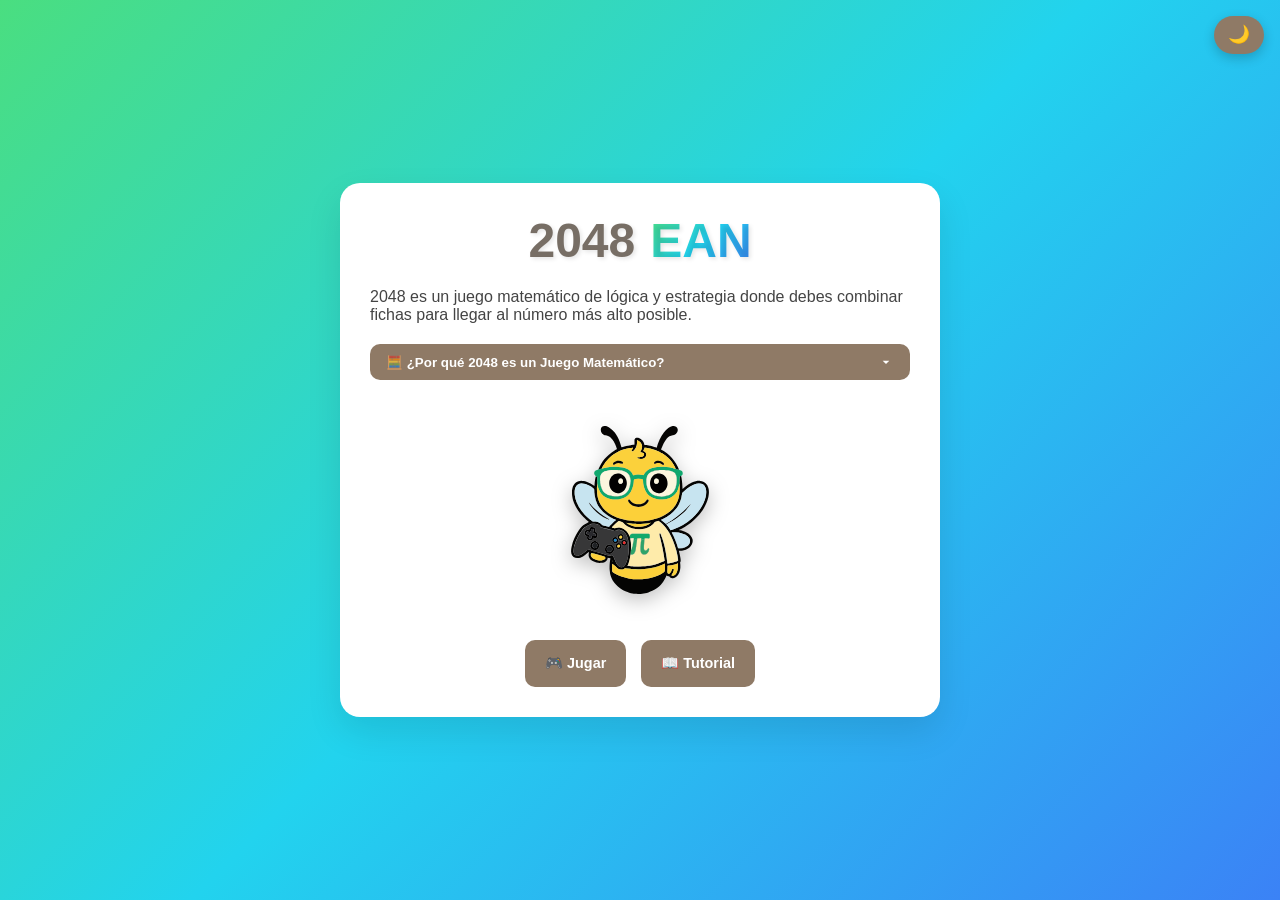
<file: index.html>
<!DOCTYPE html>
<html lang="es">
<head>
  <meta charset="utf-8" />
  <meta name="viewport" content="width=device-width, initial-scale=1" />
  <title>2048 EAN Menu</title>
  <link rel="icon" type="image/svg+xml" href="img/favicon.svg">

  <!-- CSS modular -->
  <link rel="stylesheet" href="styles/base.css">
  <link rel="stylesheet" href="styles/layout.css">
  <link rel="stylesheet" href="styles/components.css">
  <link rel="stylesheet" href="styles/animations.css">
  <link rel="stylesheet" href="styles/tile-colors.css">
  <link rel="stylesheet" href="styles/menu.css">
  <link rel="stylesheet" href="styles/responsive.css">
  <link rel="stylesheet" href="styles/dark-mode.css">
</head>
<body>
  <div class="contenedor-menu">
    <h1 class="titulo">2048 <span class="ean">EAN</span></h1>

    <!-- Texto introductorio -->
    <p>
      2048 es un juego matemático de lógica y estrategia donde debes combinar
      fichas para llegar al número más alto posible.
    </p>

    <!-- Acordeón informativo -->
    <div class="acordeon">
      <button class="acordeon-btn" id="btn-info">
        <span id="texto-info">🧮 ¿Por qué 2048 es un Juego Matemático?</span>
        <svg id="flecha-info" class="flecha" viewBox="0 0 24 24">
          <path d="M7 10l5 5 5-5z"/>
        </svg>
      </button>
      <div id="contenido-info" class="acordeon-contenido">
        <h3>🎮 2048: Matemáticas que se juegan</h3>
        <p>
          A primera vista, <em>2048</em> parece un simple pasatiempo de deslizar fichas.
          Pero en el fondo es pura <strong>matemática disfrazada de juego</strong>.
        </p>
        <p>
          Cada ficha representa una <strong>potencia de 2</strong>: 2, 4, 8, 16, 32…
          Esta secuencia ha sido estudiada desde la antigüedad y hoy es la base del
          <strong>sistema binario</strong>, el lenguaje que usan las computadoras para funcionar.
          Sin estas potencias, no existirían ni el software ni los videojuegos.
        </p>
        <p>
          Lo curioso es que <em>2048</em> también es un pequeño laboratorio de
          <strong>álgebra lineal</strong>:
        </p>
        <ul>
          <li>El tablero puede imaginarse como una <strong>matriz 4×4</strong>.</li>
          <li>Cada movimiento actúa como una <strong>transformación lineal</strong>, que desplaza y combina fichas.</li>
          <li>Al fusionar valores, en realidad estás modificando <strong>vectores en un espacio matricial</strong>.</li>
        </ul>
        <p>
          Incluso hay una propiedad llamativa: todas las fichas del juego serán siempre
          potencias de 2. Esto se debe a que el juego empieza en 2 o 4, y la única manera
          de crecer es sumando dos valores iguales.
        </p>
        <p>
          <strong>Conclusión:</strong> <em>2048</em> no solo es un pasatiempo entretenido,
          también es un ejemplo accesible de cómo la <strong>matemática abstracta</strong>
          se esconde en nuestra vida diaria, en los videojuegos y en la tecnología
          que usamos a cada momento.
        </p>
      </div>
    </div>

    <!-- Imagen Meli → link a jugar -->
    <div class="meli-contenedor">
      <a href="2048.html">
        <img src="img/Meli-02.svg" alt="Meli" class="meli-img">
      </a>
    </div>

    <!-- Botones de navegación -->
    <div class="botones-menu">
      <a href="2048.html"><button class="btn-juego">🎮 Jugar</button></a>
      <a href="tutorial.html"><button class="btn-juego">📖 Tutorial</button></a>
    </div>
  </div>

  <!-- Acordeón manejado por js/menu.js -->
  <script src="js/menu.js"></script>

  <!-- Botón modo oscuro + lógica -->
  <button id="btn-dark-mode" title="Alternar modo oscuro">🌙</button>

  <script>
    (function () {
      const btn   = document.getElementById('btn-dark-mode');
      const CLAVE = '2048_ean_dark';

      const guardado = localStorage.getItem(CLAVE);
      const prefiereDark = guardado !== null
        ? guardado === 'true'
        : window.matchMedia('(prefers-color-scheme: dark)').matches;

      function aplicar(dark) {
        document.body.classList.toggle('dark', dark);
        btn.textContent = dark ? '☀️' : '🌙';
        localStorage.setItem(CLAVE, String(dark));
      }

      aplicar(prefiereDark);

      btn.addEventListener('click', () => {
        aplicar(!document.body.classList.contains('dark'));
      });
    })();
  </script>
</body>
</html>
</file>
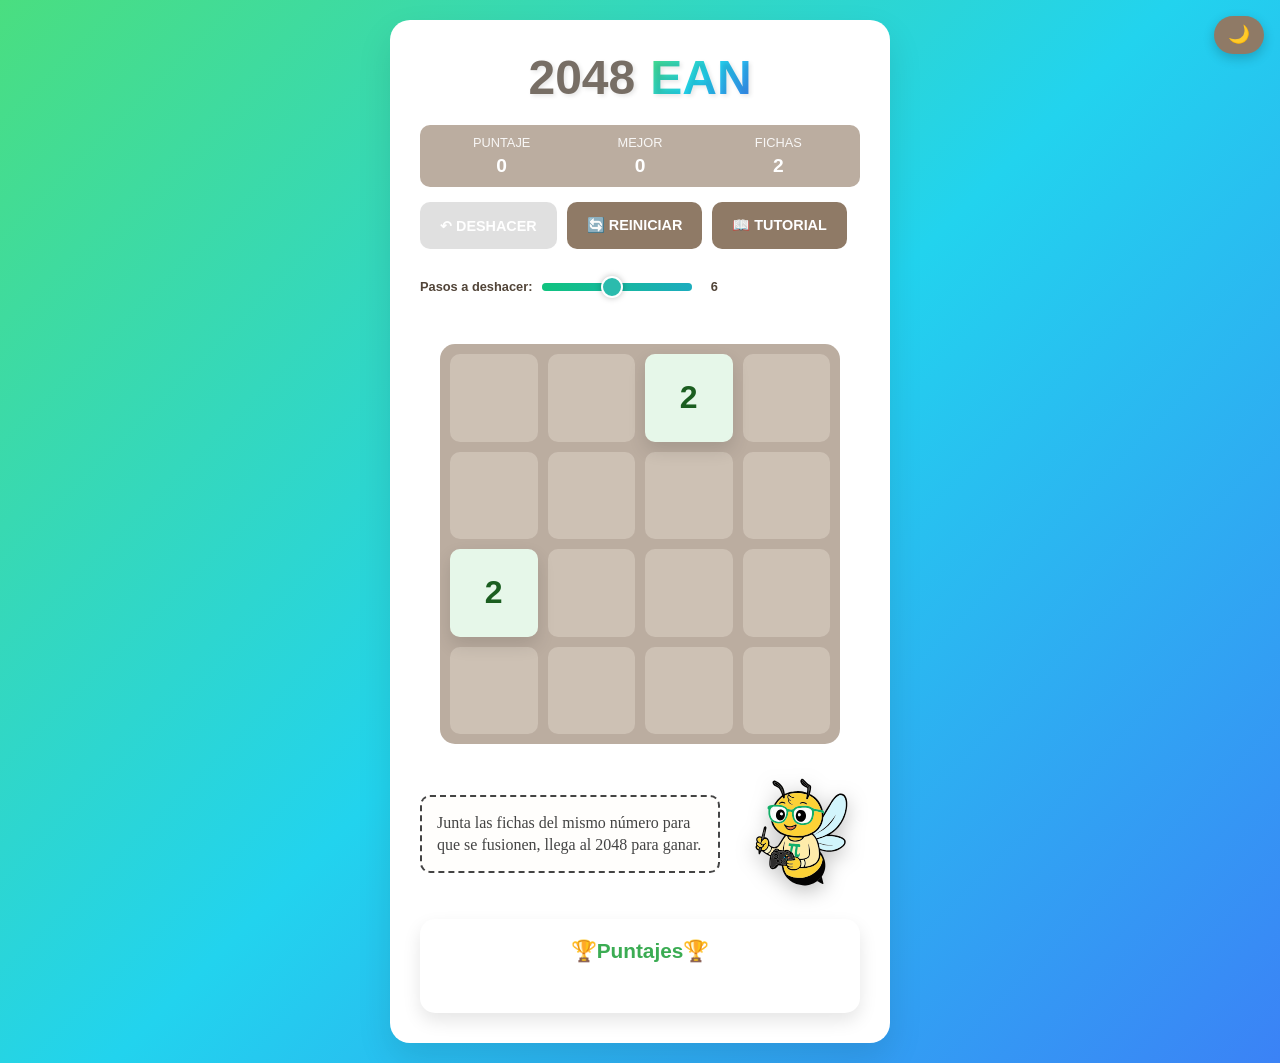
<file: 2048.html>
<!DOCTYPE html>
<html lang="es">
<head>
  <meta charset="UTF-8">
  <meta name="viewport" content="width=device-width, initial-scale=1.0">
  <title>2048 EAN</title>
  <link rel="icon" type="image/svg+xml" href="img/favicon.svg">

  <!-- CSS modular (mismo contenido que estilos.css, dividido por responsabilidad) -->
  <link rel="stylesheet" href="styles/base.css">
  <link rel="stylesheet" href="styles/layout.css">
  <link rel="stylesheet" href="styles/components.css">
  <link rel="stylesheet" href="styles/animations.css">
  <link rel="stylesheet" href="styles/tile-colors.css">
  <link rel="stylesheet" href="styles/responsive.css">
  <link rel="stylesheet" href="styles/dark-mode.css">
</head>
<body>
  <div class="contenedor-juego">

    <!-- Encabezado -->
    <div class="encabezado">
      <h1 class="titulo">2048 <span class="ean">EAN</span></h1>

      <div class="barra-info">
        <div class="contenedor-puntajes">
          <div class="grupo-puntajes">
            <div class="item-puntaje">
              <div class="etiqueta-puntaje">PUNTAJE</div>
              <div class="valor-puntaje" id="puntaje">0</div>
            </div>
            <div class="item-puntaje">
              <div class="etiqueta-puntaje">MEJOR</div>
              <div class="valor-puntaje" id="mejor">0</div>
            </div>
            <div class="item-puntaje">
              <div class="etiqueta-puntaje">FICHAS</div>
              <div class="valor-puntaje" id="fichas">0</div>
            </div>
          </div>
        </div>

        <div class="contenedor-botones">
          <button class="btn-juego" id="btn-deshacer">↶ DESHACER</button>
          <button class="btn-juego" id="btn-reiniciar">🔄 REINICIAR</button>
          <button class="btn-juego" onclick="window.location.href='tutorial.html'">📖 TUTORIAL</button>
        </div>

        <div class="controles-extra">
          <div class="control-deshacer">
            <label>Pasos a deshacer:</label>
            <input id="rango-deshacer" type="range" min="1" max="12" value="6">
            <span id="valor-deshacer">6</span>
          </div>
        </div>
      </div>
      <!-- fin .barra-info -->

    </div>
    <!-- fin .encabezado -->

    <!-- Tablero -->
    <div class="tablero-juego" id="tablero-juego">
      <!-- Celdas de fondo -->
      <div class="celda"></div><div class="celda"></div><div class="celda"></div><div class="celda"></div>
      <div class="celda"></div><div class="celda"></div><div class="celda"></div><div class="celda"></div>
      <div class="celda"></div><div class="celda"></div><div class="celda"></div><div class="celda"></div>
      <div class="celda"></div><div class="celda"></div><div class="celda"></div><div class="celda"></div>

      <!-- Pantalla de fin (JS la recrea en configurarUI, este es el fallback) -->
      <div class="fin-juego" id="fin-juego">
        <div class="texto-fin" id="texto-superior">¡Fin del juego!</div>
        <div class="puntaje-fin" id="mensaje-fin">Puntaje final: <span id="puntaje-final">0</span></div>
        <div class="botones-fin">
          <button class="btn-juego" id="btn-continuar" style="display:none">Continuar</button>
          <button class="btn-juego" id="btn-reiniciar2">JUGAR DE NUEVO</button>
        </div>
      </div>
    </div>
    <!-- fin .tablero-juego -->

    <!-- Instrucciones + Meli + Mini-score -->
    <div class="instrucciones-meli">
      <p class="texto-instrucciones" id="textoInstrucciones">
        Junta las fichas del mismo número para que se fusionen, llega al 2048 para ganar.
      </p>
      <img src="img/Meli-01.svg" alt="Meli botón" class="meli-boton" id="meliSwitch">
    </div>

    <div id="mini-score" class="mini-score">
      <h3>🏆Puntajes🏆</h3>
      <ul id="lista-scores"></ul>
      <button id="btn-ver-mas" class="btn-juego">Ver más</button>
    </div>

  </div>
  <!-- fin .contenedor-juego -->

  <script src="js/juego.js"></script>

  <!-- Botón modo oscuro + lógica -->
  <button id="btn-dark-mode" title="Alternar modo oscuro">🌙</button>

  <script>
    (function () {
      const btn  = document.getElementById('btn-dark-mode');
      const CLAVE = '2048_ean_dark';

      // Aplicar preferencia guardada (o del sistema si no hay guardada)
      const guardado = localStorage.getItem(CLAVE);
      const prefiereDark = guardado !== null
        ? guardado === 'true'
        : window.matchMedia('(prefers-color-scheme: dark)').matches;

      function aplicar(dark) {
        document.body.classList.toggle('dark', dark);
        btn.textContent = dark ? '☀️' : '🌙';
        localStorage.setItem(CLAVE, String(dark));
      }

      aplicar(prefiereDark);

      btn.addEventListener('click', () => {
        aplicar(!document.body.classList.contains('dark'));
      });
    })();
  </script>
</body>
</html>
</file>
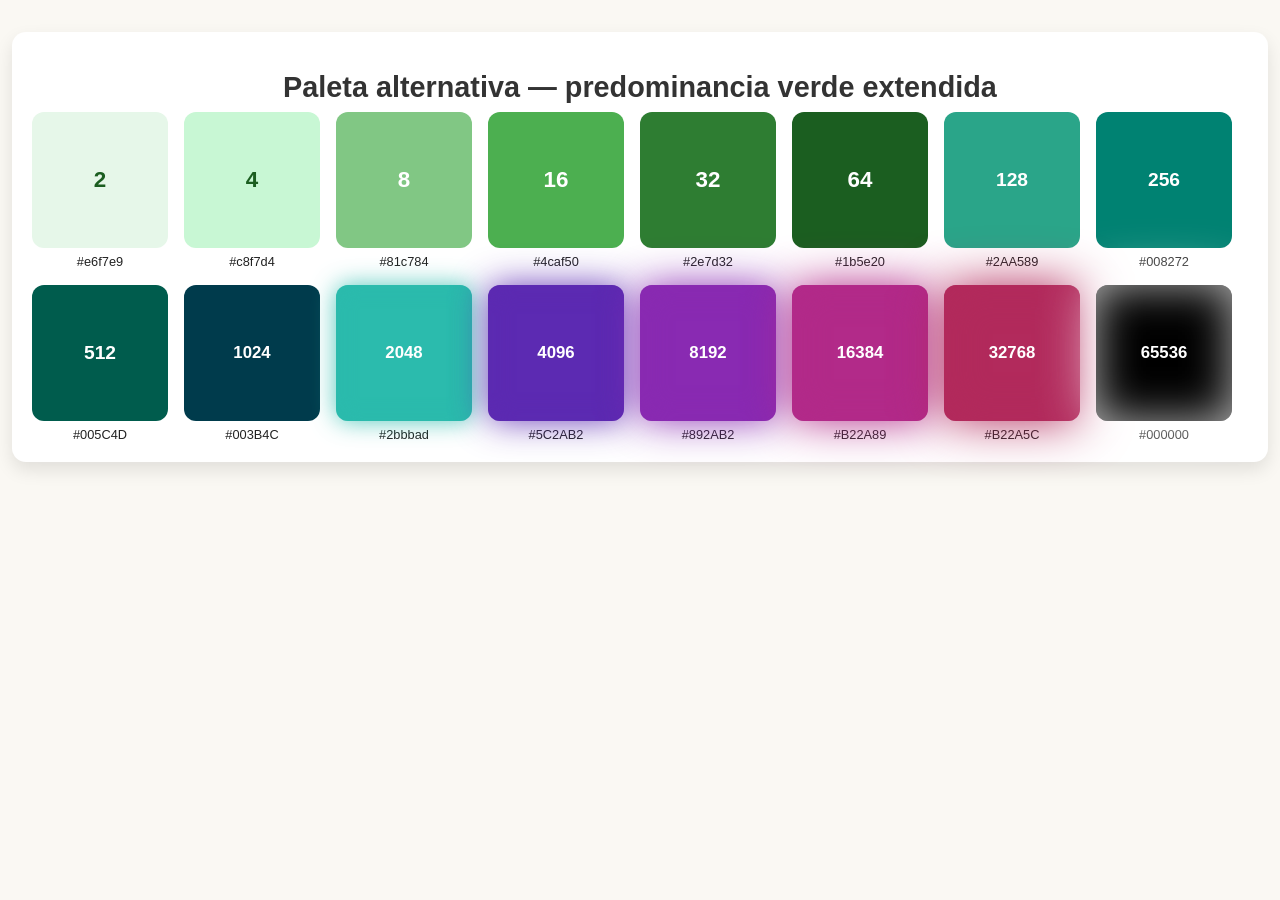
<file: colores.html>
<!doctype html>
<html lang="es">
<head>
  <meta charset="utf-8" />
  <meta name="viewport" content="width=device-width,initial-scale=1" />
  <title>Paleta predominante verde - 2048 extendida</title>
  <style>
    body{font-family:Arial,Helvetica,sans-serif;background:#faf8f3;padding:24px;display:flex;flex-direction:column;align-items:center;gap:40px}
    h1{font-size:1.8rem;margin-bottom:8px;color:#333;text-align:center}
    .grid{display:grid;grid-template-columns:repeat(auto-fit,minmax(120px,1fr));gap:16px;max-width:1200px;width:100%}
    .tile{border-radius:12px;display:flex;align-items:center;justify-content:center;padding:18px;font-weight:700;font-size:1.4rem;min-height:100px;position:relative}
    .label{font-size:0.8rem;color:#222;margin-top:6px;text-align:center}
    .card{background:white;border-radius:14px;padding:20px;width:100%;box-shadow:0 8px 18px rgba(0,0,0,0.1)}

    /* === Paleta predominante verde === */
    .new2    { background:#e6f7e9; color:#1b5e20; }
    .new4    { background:#c8f7d4; color:#1b5e20; }
    .new8    { background:#81c784; color:#ffffff; }
    .new16   { background:#4caf50; color:#ffffff; }
    .new32   { background:#2e7d32; color:#ffffff; }
    .new64   { background:#1b5e20; color:#ffffff; }

    /* === Colores 128 - 1024 === */
    .new128  { background:#2AA589; color:#ffffff; font-size:1.2rem }
    .new256  { background:#008272; color:#ffffff; font-size:1.2rem }
    .new512  { background:#005C4D; color:#ffffff; font-size:1.2rem }
    .new1024 { background:#003B4C; color:#ffffff; font-size:1.05rem }

    /* === 2048 con brillo inicial === */
    .new2048 { background:#2bbbad; color:#ffffff; font-size:1.05rem; box-shadow:0 0 20px rgba(43,187,173,0.7) inset, 0 0 25px rgba(43,187,173,0.8) }

    /* === Extensión más allá de 2048 === */
    .new4096  { background:#5C2AB2; color:#ffffff; font-size:1.05rem; box-shadow:0 0 25px rgba(92,42,178,0.8) inset, 0 0 35px rgba(92,42,178,0.9) }
    .new8192  { background:#892AB2; color:#ffffff; font-size:1.05rem; box-shadow:0 0 30px rgba(137,42,178,0.85) inset, 0 0 40px rgba(137,42,178,0.95) }
    .new16384 { background:#B22A89; color:#ffffff; font-size:1.05rem; box-shadow:0 0 35px rgba(178,42,137,0.9) inset, 0 0 45px rgba(178,42,137,1) }
    .new32768 { background:#B22A5C; color:#ffffff; font-size:1.05rem; box-shadow:0 0 40px rgba(178,42,92,0.9) inset, 0 0 50px rgba(178,42,92,1) }
    .new65536 { background:#000000; color:#ffffff; font-size:1.05rem; box-shadow:0 0 45px rgba(255,255,255,0.7) inset, 0 0 55px rgba(255,255,255,0.9) }

    @media(max-width:480px){.tile{min-height:80px;padding:12px;font-size:1.1rem}}
  </style>
</head>
<body>
  <div class="card">
    <h1>Paleta alternativa — predominancia verde extendida</h1>
    <div class="grid">
      <div><div class="tile new2">2</div><div class="label">#e6f7e9</div></div>
      <div><div class="tile new4">4</div><div class="label">#c8f7d4</div></div>
      <div><div class="tile new8">8</div><div class="label">#81c784</div></div>
      <div><div class="tile new16">16</div><div class="label">#4caf50</div></div>
      <div><div class="tile new32">32</div><div class="label">#2e7d32</div></div>
      <div><div class="tile new64">64</div><div class="label">#1b5e20</div></div>
      <div><div class="tile new128">128</div><div class="label">#2AA589</div></div>
      <div><div class="tile new256">256</div><div class="label">#008272</div></div>
      <div><div class="tile new512">512</div><div class="label">#005C4D</div></div>
      <div><div class="tile new1024">1024</div><div class="label">#003B4C</div></div>
      <div><div class="tile new2048">2048</div><div class="label">#2bbbad</div></div>
      <div><div class="tile new4096">4096</div><div class="label">#5C2AB2</div></div>
      <div><div class="tile new8192">8192</div><div class="label">#892AB2</div></div>
      <div><div class="tile new16384">16384</div><div class="label">#B22A89</div></div>
      <div><div class="tile new32768">32768</div><div class="label">#B22A5C</div></div>
      <div><div class="tile new65536">65536</div><div class="label">#000000</div></div>
    </div>
  </div>
</body>
</html>
</file>
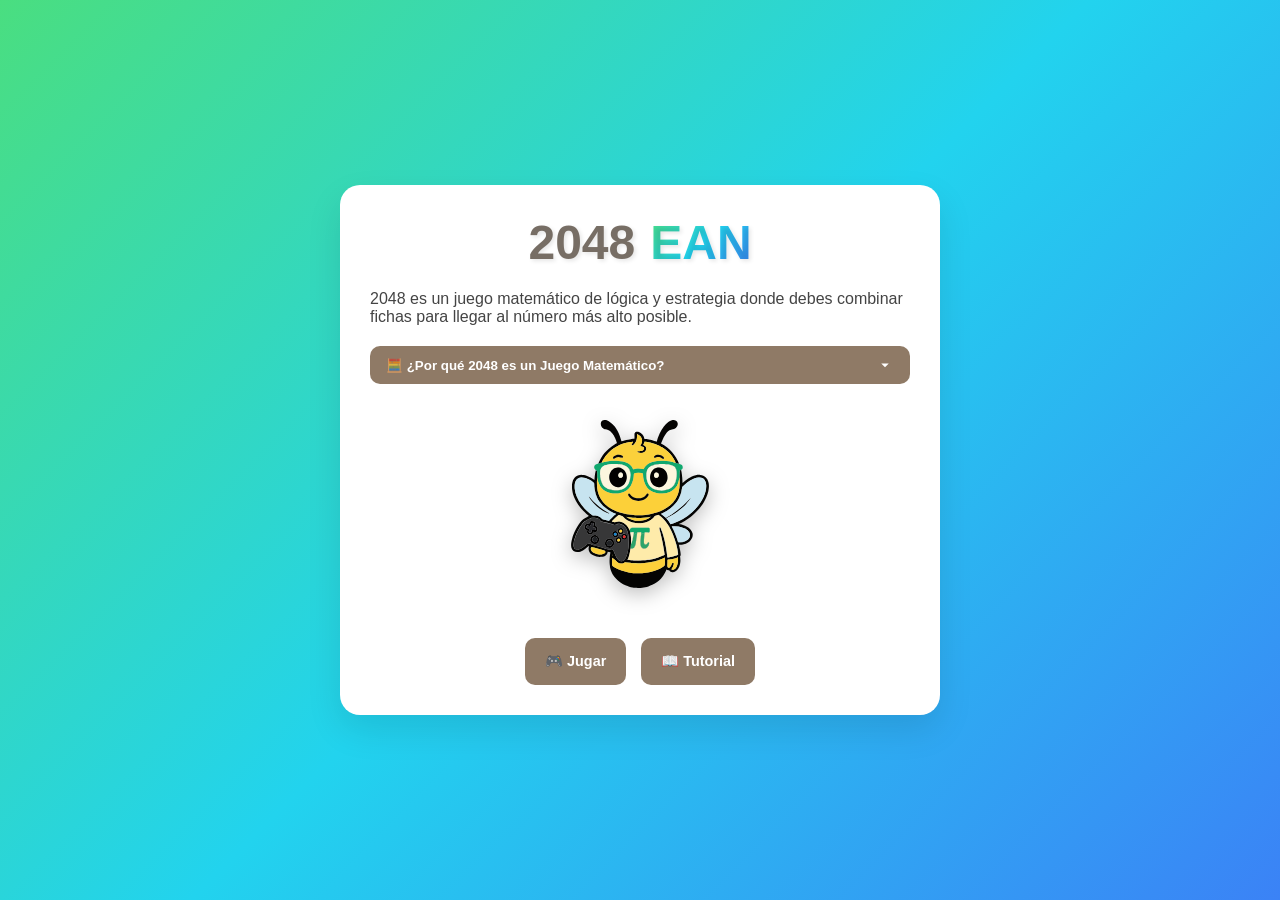
<file: menu.html>
<!DOCTYPE html>
<html lang="es">
<head>
  <meta charset="utf-8" />
  <meta name="viewport" content="width=device-width,initial-scale=1" />
  <title>2048 EAN Menu</title>
    <link rel="icon" type="image/svg+xml" href="logo.svg">
  <link rel="stylesheet" href="estilos.css">
</head>
<body>
  <div class="contenedor-menu">
    <h1 class="titulo">2048 <span class="ean">EAN</span></h1>

    <!-- Texto introductorio original -->
    <p>
      2048 es un juego matemático de lógica y estrategia donde debes combinar fichas para llegar al número más alto posible.
    </p>

    <!-- Botón desplegable -->
    <div class="acordeon">
      <button class="acordeon-btn" id="btn-info">
        <span id="texto-info">🧮 ¿Por qué 2048 es un Juego Matemático?</span>
        <svg id="flecha-info" class="flecha" viewBox="0 0 24 24">
          <path d="M7 10l5 5 5-5z"/>
        </svg>
      </button>
      <div id="contenido-info" class="acordeon-contenido">
         <h3>🎮 2048: Matemáticas que se juegan</h3>
<p>
  A primera vista, <em>2048</em> parece un simple pasatiempo de deslizar fichas. 
  Pero en el fondo es pura <strong>matemática disfrazada de juego</strong>.
</p>
<p>
  Cada ficha representa una <strong>potencia de 2</strong>: 2, 4, 8, 16, 32… 
  Esta secuencia ha sido estudiada desde la antigüedad y hoy es la base del 
  <strong>sistema binario</strong>, el lenguaje que usan las computadoras para funcionar. 
  Sin estas potencias, no existirían ni el software ni los videojuegos.
</p>
<p>
  Lo curioso es que <em>2048</em> también es un pequeño laboratorio de 
  <strong>álgebra lineal</strong>:
</p>
<ul>
  <li>El tablero puede imaginarse como una <strong>matriz 4×4</strong>.</li>
  <li>Cada movimiento actúa como una <strong>transformación lineal</strong>, que desplaza y combina fichas.</li>
  <li>Al fusionar valores, en realidad estás modificando <strong>vectores en un espacio matricial</strong>.</li>
</ul>
<p>
  Incluso hay una propiedad llamativa: todas las fichas del juego serán siempre 
  potencias de 2. Esto se debe a que el juego empieza en 2 o 4, y la única manera 
  de crecer es sumando dos valores iguales.
</p>
<p>
  <strong>Conclusión:</strong> <em>2048</em> no solo es un pasatiempo entretenido, 
  también es un ejemplo accesible de cómo la <strong>matemática abstracta</strong> 
  se esconde en nuestra vida diaria, en los videojuegos y en la tecnología 
  que usamos a cada momento.
</p>

      </div>
    </div>

    <!-- Imagen de Meli con acción de Jugar -->
    <div class="meli-contenedor">
      <a href="2048.html">
        <img src="Meli-02.svg" alt="Meli" class="meli-img">
      </a>
    </div>


    <!-- Botones de navegación -->
    <div class="botones-menu">
      <a href="2048.html"><button class="btn-juego">🎮 Jugar</button></a>
      <a href="tutorial.html"><button class="btn-juego">📖 Tutorial</button></a>
    </div>
  </div>

<script>
  const btnInfo = document.getElementById("btn-info");
  const flechaInfo = document.getElementById("flecha-info");
  const contenidoInfo = document.getElementById("contenido-info");
  let abierto = false;

  btnInfo.addEventListener("click", () => {
    abierto = !abierto;
    contenidoInfo.classList.toggle("expandido", abierto);
    flechaInfo.classList.toggle("arriba", abierto);
  });
</script>

</body>
</html>
</file>
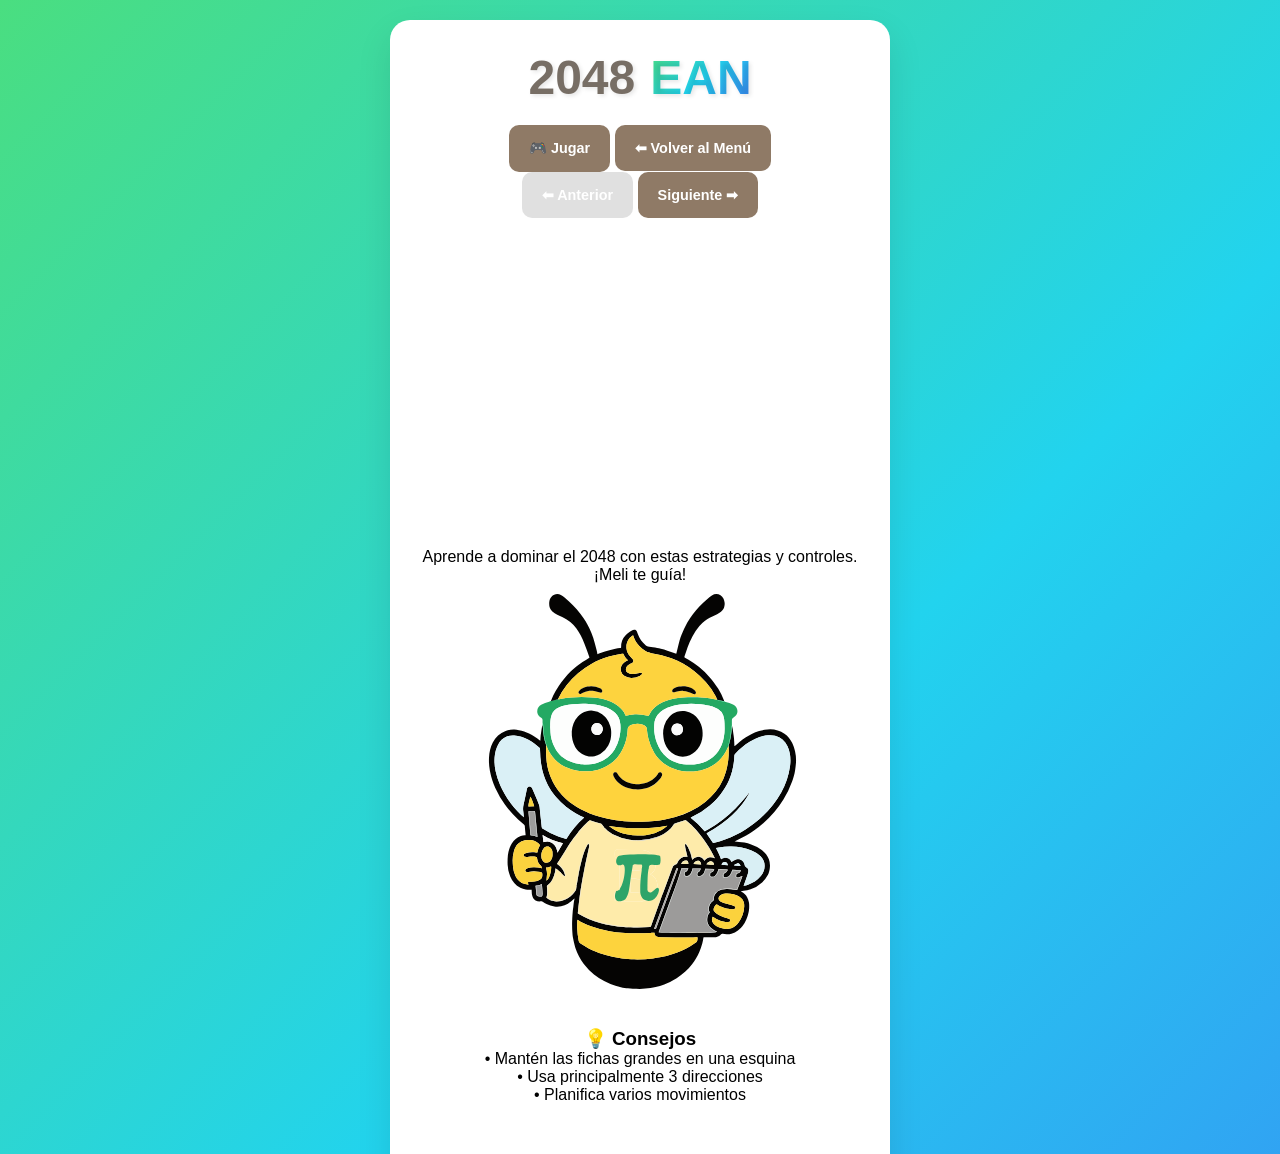
<file: tutorial.html>
<!DOCTYPE html>
<html lang="es">
<head>
  <meta charset="utf-8" />
  <meta name="viewport" content="width=device-width, initial-scale=1" />
  <title>2048 EAN Tutorial</title>
  <link rel="icon" type="image/svg+xml" href="img/favicon.svg">

  <!-- CSS modular -->
  <link rel="stylesheet" href="styles/base.css">
  <link rel="stylesheet" href="styles/layout.css">
  <link rel="stylesheet" href="styles/components.css">
  <link rel="stylesheet" href="styles/animations.css">
  <link rel="stylesheet" href="styles/tile-colors.css">
  <link rel="stylesheet" href="styles/tutorial.css">
  <link rel="stylesheet" href="styles/responsive.css">
  <link rel="stylesheet" href="styles/dark-mode.css">
</head>
<body class="tutorial-desktop">
  <div class="contenedor-juego">

    <!-- Encabezado -->
    <div class="encabezado">
      <h1 class="titulo">2048 <span class="ean">EAN</span></h1>

      <!-- Columna izquierda (desktop): botones de nav + controles carrusel -->
      <div class="controles-tutorial">
        <div class="botones-navegacion">
          <a href="2048.html"><button class="btn-juego">🎮 Jugar</button></a>
          <a href="index.html"><button class="btn-juego">⬅ Volver al Menú</button></a>
        </div>

        <div class="controles-carrusel">
          <button class="btn-juego" id="btn-prev-desk" disabled>⬅ Anterior</button>
          <button class="btn-juego" id="btn-next-desk">Siguiente ➡</button>
        </div>

        <div class="indicadores-tutorial" id="indicadores-desk">
          <!-- Indicadores generados por tutorial.js -->
        </div>
      </div>
    </div>

    <!-- Centro (desktop): carrusel clonado por JS -->
    <div class="carrusel-centro">
      <div class="carrusel" id="carrusel-desk">
        <!-- tutorial.js clona aquí los slides del carrusel móvil -->
      </div>
    </div>

    <!-- Columna derecha (desktop): Meli + consejos -->
    <div class="meli-tutorial">
      <div class="instrucciones-tutorial">
        <p>Aprende a dominar el 2048 con estas estrategias y controles. ¡Meli te guía!</p>
        <a href="2048.html">
          <img src="img/Meli-04.svg" alt="Meli Tutorial" class="meli-tutorial-img">
        </a>
      </div>

      <div class="info-tutorial">
        <h3>💡 Consejos</h3>
        <p>• Mantén las fichas grandes en una esquina</p>
        <p>• Usa principalmente 3 direcciones</p>
        <p>• Planifica varios movimientos</p>
      </div>
    </div>

    <!-- ── VERSIÓN MÓVIL ────────────────────────────────────────────
         Este carrusel es la fuente de verdad de los slides.
         En desktop, tutorial.js los clona a #carrusel-desk.
    ──────────────────────────────────────────────────────────────── -->
    <div class="carrusel" id="carrusel-movil">

      <!-- Slide 1: Intro -->
      <div class="carrusel-item activo">
        <h2>📖 Tutorial</h2>
        <p>El juego consiste en mover las fichas en un tablero 4x4, combinando números
           iguales hasta alcanzar la meta de 2048. Cada movimiento añade una nueva
           ficha de 2 o 4.</p>
        <ul>
          <li>Usa las flechas o desliza para mover las fichas.</li>
          <li>Combina números iguales para que se sumen.</li>
          <li>Gana cuando logres obtener la ficha de 2048.</li>
        </ul>
      </div>

      <!-- Slide 2 -->
      <div class="carrusel-item">
        <p>Junta las fichas para que se fusionen.</p>
        <div class="mini-tablero" data-estado="1"></div>
      </div>

      <!-- Slide 3 -->
      <div class="carrusel-item">
        <p>Mantente en la fila inferior.</p>
        <div class="mini-tablero" data-estado="2"></div>
      </div>

      <!-- Slide 4 -->
      <div class="carrusel-item">
        <p>Apila las fichas en una esquina.</p>
        <div class="mini-tablero" data-estado="3"></div>
      </div>

      <!-- Slide 5 -->
      <div class="carrusel-item">
        <p>Llena la primera fila sin mover hacia arriba.</p>
        <div class="mini-tablero" data-estado="4"></div>
      </div>

      <!-- Slide 6 -->
      <div class="carrusel-item">
        <p>Ahora la siguiente, sin romper la fila inferior.</p>
        <div class="mini-tablero" data-estado="5"></div>
      </div>

      <!-- Slide 7 -->
      <div class="carrusel-item">
        <p>Acumula las necesarias para completar otra fila.</p>
        <div class="mini-tablero" data-estado="6"></div>
      </div>

      <!-- Slide 8 -->
      <div class="carrusel-item">
        <p>Y estas serán todas las fichas que necesitarás.</p>
        <div class="mini-tablero" data-estado="7"></div>
      </div>

      <!-- Slide 9 -->
      <div class="carrusel-item">
        <p>¡Júntalas para llegar al 2048! ⭐</p>
        <div class="mini-tablero" data-estado="8"></div>
      </div>

      <!-- Slide 10 -->
      <div class="carrusel-item">
        <p>Pero ahí no acaba el juego, continúa hasta que el tablero ya no aguante más 🔥</p>
        <div class="mini-tablero" data-estado="9"></div>
      </div>

      <!-- Slide 11: Slider de deshacer -->
      <div class="carrusel-item">
        <h2>🎚️ El Slider de Deshacer</h2>
        <p>El deslizador te permite elegir cuántos movimientos atrás puedes revertir,
           entre 1 y 12. ¡Úsalo con estrategia para no perder tu progreso!</p>
        <div class="cajon-slider">
          <div class="deshacer-contenedor">
            <label for="rango-deshacer">Deshacer:</label>
            <input type="range" id="rango-deshacer" min="1" max="12" value="6">
            <span id="valor-deshacer">6</span>
          </div>
        </div>
      </div>

      <!-- Slide 12: Controles PC (parte 1) -->
      <div class="carrusel-item">
        <h2>⌨️ Controles de PC</h2>
        <div class="cajon-slider">
          <div class="controles-grid">
            <div class="control-item">
              <div class="teclas">
                <span class="tecla">↑</span>
                <span class="tecla">↓</span>
                <span class="tecla">←</span>
                <span class="tecla">→</span>
              </div>
              <p>Mover fichas con las flechas del teclado</p>
            </div>
            <div class="control-item">
              <div class="teclas">
                <span class="tecla">W</span>
                <span class="tecla">A</span>
                <span class="tecla">S</span>
                <span class="tecla">D</span>
              </div>
              <p>También puedes usar WASD para moverte</p>
            </div>
            <div class="control-item">
              <div class="teclas">
                <span class="tecla">R</span>
                <span class="tecla">Supr</span>
                <span class="tecla combo">Ctrl+Z</span>
              </div>
              <p>Deshacer el último movimiento</p>
            </div>
          </div>
        </div>
      </div>

      <!-- Slide 13: Controles PC (parte 2) -->
      <div class="carrusel-item">
        <h2>⌨️ Controles de PC</h2>
        <div class="cajon-slider">
          <div class="controles-grid">
            <div class="control-item">
              <div class="teclas">
                <span class="tecla">Espacio</span>
              </div>
              <p>Nueva partida (pregunta confirmación)</p>
            </div>
            <div class="control-item">
              <div class="teclas">
                <span class="tecla combo">Ctrl+R</span>
              </div>
              <p>Reiniciar partida directamente</p>
            </div>
            <div class="control-item">
              <div class="teclas">
                <span class="tecla">M</span>
              </div>
              <p>Activar/desactivar efectos de sonido</p>
            </div>
          </div>
        </div>
      </div>

    </div>
    <!-- ── FIN CARRUSEL MÓVIL ──────────────────────────────────── -->

    <!-- Controles de navegación móvil -->
    <div class="carrusel-controles">
      <button id="btn-prev" disabled>⬅</button>
      <div class="carrusel-indicadores"></div>
      <button id="btn-next">➡</button>
    </div>

    <!-- Meli móvil -->
    <div class="meli-contenedor">
      <a href="2048.html">
        <img src="img/Meli-04.svg" alt="Meli" class="meli-img">
      </a>
    </div>

    <!-- Botones de navegación móvil -->
    <div class="botones-menu">
      <a href="2048.html"><button class="btn-juego">🎮 Jugar</button></a>
      <a href="index.html"><button class="btn-juego">⬅ Volver al Menú</button></a>
    </div>

  </div>

  <!-- Lógica del tutorial (carrusel, mini-tableros, slider) -->
  <script src="js/tutorial.js"></script>

  <!-- Botón modo oscuro + lógica -->
  <button id="btn-dark-mode" title="Alternar modo oscuro">🌙</button>

  <script>
    (function () {
      const btn   = document.getElementById('btn-dark-mode');
      const CLAVE = '2048_ean_dark';

      const guardado = localStorage.getItem(CLAVE);
      const prefiereDark = guardado !== null
        ? guardado === 'true'
        : window.matchMedia('(prefers-color-scheme: dark)').matches;

      function aplicar(dark) {
        document.body.classList.toggle('dark', dark);
        btn.textContent = dark ? '☀️' : '🌙';
        localStorage.setItem(CLAVE, String(dark));
      }

      aplicar(prefiereDark);

      btn.addEventListener('click', () => {
        aplicar(!document.body.classList.contains('dark'));
      });
    })();
  </script>
</body>
</html>
</file>
<file: styles/base.css>
/* ============================================================
   base.css
   Reset global, configuración del body y variables CSS.
   Cargado por: index.html, 2048.html, tutorial.html
   ============================================================ */

/* ── Variables CSS ─────────────────────────────────────────── */
:root {
  --color-primario:    #3bac53;
  --color-secundario:  #2bbbad;
  --color-fondo-btn:   #8f7a66;
  --color-fondo-btn-hover: #9f857a;
  --color-tablero:     #bbada0;
  --color-texto:       #776e65;
  --color-texto-oscuro:#332416da;
  --color-celda:       rgba(238, 228, 218, 0.35);
  --radio-base:        10px;
  --radio-grande:      20px;
  --sombra-card:       0 15px 35px rgba(0, 0, 0, 0.1);
  --grad-body:         linear-gradient(135deg, #4ade80 0%, #22d3ee 50%, #3b82f6 100%);
  --transicion-base:   all 0.3s ease;

  /* ── Valores claro (fallback para var() en components/layout) ─ */
  --color-card:            white;
  --color-card-dibujada:   #fffefc;
  --color-fin-juego:       rgba(255, 255, 255, 0.95);
  --color-borde-dibujado:  #444;
  --color-texto-card:      #444;
  --color-mini-celda:      #cdc1b4;
  --color-score-li:        #f8f8f8;
  --color-score-li-alt:    #f1f1f1;
  --color-score-texto:     #444;
}

/* ── Reset ─────────────────────────────────────────────────── */
* {
  margin: 0;
  padding: 0;
  box-sizing: border-box;
}

/* ── Body ──────────────────────────────────────────────────── */
body {
  font-family: 'Arial', sans-serif;
  background: var(--grad-body);
  min-height: 100vh;
  display: flex;
  flex-direction: column;
  justify-content: center;
  align-items: center;
  padding: 20px;
}
</file>
<file: styles/layout.css>
/* ============================================================
   layout.css
   Contenedores principales, barra de info, título, slider.
   Cargado por: index.html, 2048.html, tutorial.html
   ============================================================ */

/* ── Contenedor principal del juego ───────────────────────── */
.contenedor-juego {
  background: var(--color-card, white);
  border-radius: var(--radio-grande);
  padding: 30px;
  box-shadow: var(--sombra-card);
  max-width: 500px;
  width: 100%;
  text-align: center;
}

/* ── Encabezado ────────────────────────────────────────────── */
.encabezado {
  margin-bottom: 30px;
}

/* ── Título ────────────────────────────────────────────────── */
.titulo {
  font-size: 3rem;
  font-weight: bold;
  color: var(--color-texto);
  margin-bottom: 20px;
  text-shadow: 2px 2px 4px rgba(0, 0, 0, 0.1);
  display: flex;
  align-items: center;
  justify-content: center;
  gap: 15px;
}

.titulo .ean {
  font-size: 3rem;
  font-weight: bold;
  background: var(--grad-body);
  -webkit-background-clip: text;
  -webkit-text-fill-color: transparent;
  background-clip: text;
  color: transparent;
}

/* ── Barra de info (puntajes + botones) ────────────────────── */
.barra-info {
  display: flex;
  justify-content: space-between;
  align-items: center;
  gap: 15px;
  margin-bottom: 20px;
  flex-wrap: wrap;
}

/* ── Contenedor de puntajes ────────────────────────────────── */
.contenedor-puntajes {
  background: var(--color-tablero);
  color: white;
  padding: 10px 20px;
  border-radius: var(--radio-base);
  flex-grow: 1;
  display: flex;
  align-items: center;
  justify-content: space-between;
}

.grupo-puntajes {
  display: flex;
  gap: 15px;
  flex: 1;
}

.item-puntaje {
  text-align: center;
  flex: 1;
}

.etiqueta-puntaje {
  font-size: 0.8rem;
  margin-bottom: 5px;
  opacity: 0.9;
}

.valor-puntaje {
  font-size: 1.2rem;
  font-weight: bold;
}

.abeja {
  font-size: 1.5rem;
}

/* ── Contenedor de botones ─────────────────────────────────── */
.contenedor-botones {
  display: flex;
  gap: 10px;
  flex-wrap: wrap;
}

/* ── Controles extra (zona del slider) ─────────────────────── */
.controles-extra {
  display: flex;
  justify-content: space-between;
  align-items: center;
  gap: 10px;
  margin-bottom: 20px;
  font-size: 0.8rem;
  color: var(--color-texto);
}

/* ── Control de deshacer (label + slider + número) ─────────── */
.control-deshacer {
  width: 100%;
  display: flex;
  justify-content: center;
  align-items: center;
  gap: 10px;
  margin-top: 15px;
  font-weight: bold;
  color: var(--color-texto-oscuro);
  text-align: center;
}

/* ── Slider base ────────────────────────────────────────────── */
#rango-deshacer {
  -webkit-appearance: none;
  appearance: none;
  width: 150px;
  height: 8px;
  border-radius: 5px;
  background: #c8f7d4;
  outline: none;
  cursor: pointer;
}

#rango-deshacer::-webkit-slider-runnable-track {
  height: 8px;
  border-radius: 5px;
  background: linear-gradient(90deg, #10c37f, #1cacbf);
}

#rango-deshacer::-moz-range-track {
  height: 8px;
  border-radius: 5px;
  background: linear-gradient(90deg, #10c37f, #1cacbf);
}

#rango-deshacer::-webkit-slider-thumb {
  -webkit-appearance: none;
  appearance: none;
  width: 22px;
  height: 22px;
  border-radius: 50%;
  background: #2bbbad;
  border: 2px solid white;
  box-shadow: 0 0 6px rgba(0, 0, 0, 0.25);
  cursor: pointer;
  margin-top: -7px;
}

#rango-deshacer::-moz-range-thumb {
  width: 22px;
  height: 22px;
  border-radius: 50%;
  background: #2bbbad;
  border: 2px solid white;
  box-shadow: 0 0 6px rgba(0, 0, 0, 0.25);
  cursor: pointer;
}

#valor-deshacer {
  min-width: 24px;
  text-align: center;
  font-weight: bold;
  color: var(--color-texto-oscuro);
}

/* ── Sección educativa ─────────────────────────────────────── */
.seccion-educativa {
  background: var(--color-card, rgba(255, 255, 255, 0.95));
  border-radius: var(--radio-grande);
  padding: 30px;
  margin-top: 30px;
  max-width: 800px;
  box-shadow: var(--sombra-card);
}

.seccion-educativa h2 {
  color: var(--color-primario);
  font-size: 1.8rem;
  margin-bottom: 20px;
  text-align: center;
  font-weight: bold;
}

.seccion-educativa h3 {
  color: var(--color-primario);
  font-size: 1.3rem;
  margin-top: 25px;
  margin-bottom: 15px;
  font-weight: bold;
}

.seccion-educativa p {
  color: var(--color-texto-card, #555);
  line-height: 1.6;
  margin-bottom: 15px;
  text-align: justify;
}

.seccion-educativa .resaltado {
  background: linear-gradient(120deg, rgba(59,172,83,0.1) 0%, rgba(59,172,83,0.05) 100%);
  padding: 15px;
  border-left: 4px solid var(--color-primario);
  border-radius: 5px;
  margin: 20px 0;
}

.seccion-educativa ul {
  color: var(--color-texto-card, #555);
  padding-left: 20px;
  margin-bottom: 15px;
}

.seccion-educativa li {
  margin-bottom: 8px;
  line-height: 1.5;
}
</file>
<file: styles/components.css>
/* ============================================================
   components.css
   Componentes reutilizables: botones, tablero, fichas,
   mini-score, modal de victoria, Meli, instrucciones.
   Cargado por: index.html, 2048.html, tutorial.html
   ============================================================ */

/* ── Botón base ─────────────────────────────────────────────── */
.btn-juego {
  background: var(--color-fondo-btn);
  color: white;
  border: none;
  padding: 15px 20px;
  border-radius: var(--radio-base);
  font-size: 0.9rem;
  font-weight: bold;
  cursor: pointer;
  transition: var(--transicion-base);
  min-width: 80px;
}

.btn-juego:hover {
  background: var(--color-fondo-btn-hover);
  transform: translateY(-2px);
}

.btn-juego:disabled {
  background: #ccc;
  cursor: not-allowed;
  transform: none;
  opacity: 0.6;
}

/* ── Instrucciones de texto ─────────────────────────────────── */
.instrucciones {
  margin-top: 30px;
  color: var(--color-texto);
  font-size: 0.9rem;
  line-height: 1.4;
}

/* ── Tablero 4x4 ────────────────────────────────────────────── */
.tablero-juego {
  position: relative;
  background: var(--color-tablero);
  border-radius: 15px;
  padding: 10px;
  margin: 0 auto;
  width: 100%;
  max-width: 400px;
  aspect-ratio: 1;
  display: grid;
  grid-template-columns: repeat(4, 1fr);
  grid-template-rows: repeat(4, 1fr);
  gap: 10px;
  touch-action: none;
  overflow: hidden;
}

/* ── Celdas de fondo ────────────────────────────────────────── */
.celda {
  background: var(--color-celda);
  border-radius: var(--radio-base);
  aspect-ratio: 1;
  display: flex;
  align-items: center;
  justify-content: center;
}

/* ── Ficha contenedor ───────────────────────────────────────── */
.ficha {
  position: absolute;
  border-radius: var(--radio-base);
  aspect-ratio: 1;
  z-index: 1;
  user-select: none;
  -webkit-user-select: none;
  display: flex;
  align-items: center;
  justify-content: center;
  transition: transform 0.18s ease-in-out;
  will-change: transform;
}

/* ── Ficha inner (contenido visual con animación de pop) ────── */
.ficha-inner {
  width: 100%;
  height: 100%;
  border-radius: var(--radio-base);
  font-weight: bold;
  font-size: 2rem;
  display: flex;
  align-items: center;
  justify-content: center;
  box-shadow: 0 8px 18px rgba(0, 0, 0, 0.12);
  transition: transform 0.15s ease-in-out, opacity 0.12s ease;
}

/* ── Pantalla de fin de juego (dentro del tablero) ──────────── */
.fin-juego {
  position: absolute;
  top: 0;
  left: 0;
  width: 100%;
  height: 100%;
  background: var(--color-fin-juego, rgba(255, 255, 255, 0.95));
  border-radius: 15px;
  display: none;
  align-items: center;
  justify-content: center;
  flex-direction: column;
  z-index: 100;
}

.fin-juego.mostrar {
  display: flex;
}

.texto-fin {
  font-size: 2rem;
  font-weight: bold;
  color: var(--color-texto);
  margin-bottom: 20px;
}

.puntaje-fin {
  font-size: 1.2rem;
  color: var(--color-fondo-btn);
  margin-bottom: 20px;
}

.botones-fin {
  display: flex;
  gap: 10px;
}

/* ── Mini Scoreboard ────────────────────────────────────────── */
.mini-score {
  background: var(--color-card, rgba(255, 255, 255, 0.95));
  border-radius: 15px;
  padding: 20px;
  margin-top: 25px;
  box-shadow: 0 8px 18px rgba(0, 0, 0, 0.1);
  max-width: 500px;
  width: 100%;
  text-align: center;
}

.mini-score h3 {
  color: var(--color-primario);
  font-size: 1.3rem;
  margin-bottom: 15px;
  font-weight: bold;
}

#lista-scores {
  list-style: none;
  margin: 0 0 15px 0;
  padding: 0;
  overflow: hidden;
  transition: max-height 0.3s ease;
}

#lista-scores li {
  padding: 6px 10px;
  margin-bottom: 4px;
  background: var(--color-score-li, #f8f8f8);
  border-radius: 6px;
  font-size: 0.9rem;
  display: flex;
  justify-content: space-between;
  color: var(--color-score-texto, #444);
}

#lista-scores li:nth-child(odd) {
  background: var(--color-score-li-alt, #f1f1f1);
}

#lista-scores.mostrando-3 li:nth-child(n+4) {
  display: none;
}

#btn-ver-mas {
  background: var(--color-fondo-btn);
  color: white;
  border: none;
  padding: 10px 16px;
  border-radius: var(--radio-base);
  font-size: 0.9rem;
  font-weight: bold;
  cursor: pointer;
  transition: var(--transicion-base);
}

#btn-ver-mas:hover {
  background: var(--color-fondo-btn-hover);
  transform: translateY(-2px);
}

/* ── Overlay + Modal de victoria ────────────────────────────── */
#overlay {
  position: fixed;
  top: 0;
  left: 0;
  width: 100%;
  height: 100%;
  background: rgba(0, 0, 0, 0.6);
  display: none;
  align-items: center;
  justify-content: center;
  z-index: 9999;
}

#overlay.mostrar {
  display: flex;
}

.modal-victoria {
  background: var(--color-card, #ffffff);
  border-radius: 12px;
  padding: 24px;
  text-align: center;
  width: 320px;
  box-shadow: 0 6px 20px rgba(0, 0, 0, 0.25);
  animation: aparecer 0.3s ease-out;
}

.modal-victoria h2 {
  margin-top: 0;
  color: var(--color-secundario);
}

.modal-victoria p {
  margin: 12px 0;
  font-weight: bold;
  color: var(--color-texto-card);
}

.modal-victoria .botones-fin {
  display: flex;
  justify-content: space-between;
  margin-top: 16px;
}

.modal-victoria .btn-juego {
  flex: 1;
  margin: 0 5px;
}

/* ── Meli contenedor e imagen ───────────────────────────────── */
.meli-contenedor {
  margin: 20px 0;
  text-align: center;
}

.meli-img {
  display: block;
  max-width: 200px;
  width: 100%;
  height: auto;
  margin: 0 auto;
  cursor: pointer;
  transition: transform 0.2s ease;
  filter: drop-shadow(0 6px 10px rgba(0, 0, 0, 0.25));
}

.meli-img:active {
  animation: rebote 0.3s ease;
}

/* ── Instrucciones Meli (zona derecha del juego) ────────────── */
.instrucciones-meli {
  display: flex;
  justify-content: space-between;
  align-items: center;
  gap: 20px;
  margin-top: 30px;
}

.texto-instrucciones {
  flex: 1;
  font-size: 1rem;
  color: var(--color-texto-card, #444);
  line-height: 1.4;
  text-align: left;
  padding: 15px;
  border: 2px dashed var(--color-borde-dibujado, #444);
  border-radius: var(--radio-base);
  background: var(--color-card-dibujada, #fffefc);
  font-family: "Comic Sans MS", "Architects Daughter", cursive;
  transition: var(--transicion-base);
}

/* ── Botón Meli (toggle de mensajes) ────────────────────────── */
.meli-boton {
  max-width: 120px;
  height: auto;
  cursor: pointer;
  filter: drop-shadow(0 6px 10px rgba(0, 0, 0, 0.25));
  transition: transform 0.2s ease, filter 0.3s ease;
}

.meli-boton:active {
  animation: rebote 0.3s ease;
}

.meli-boton.brillante {
  filter: drop-shadow(0 0 15px #ffeb3b) brightness(1.3);
}

/* ── Alertas visuales del tablero (14 / 15 / 16 fichas) ─────── */
.tablero-juego.alerta14 {
  box-shadow: 0 0 12px 4px rgba(255, 215, 0, 0.2) inset;
  transition: box-shadow 0.8s ease;
}

.tablero-juego.alerta15 {
  box-shadow: 0 0 20px 8px rgba(255, 215, 0, 0.5) inset;
  transition: box-shadow 0.8s ease;
}

.tablero-juego.alerta16 {
  animation: parpadeoNaranja 2.5s infinite ease-in-out;
}

/* ── Flechas SVG (acordeón) ─────────────────────────────────── */
.flecha {
  width: 16px;
  height: 16px;
  fill: white;
  transition: transform 0.4s ease;
  display: inline-block;
}

.flecha.arriba {
  transform: rotate(180deg);
}
</file>
<file: styles/animations.css>
/* ============================================================
   animations.css
   Todas las animaciones y transiciones del proyecto.
   Cargado por: index.html, 2048.html, tutorial.html
   ============================================================ */

/* ── Aparecer (ficha nueva + modal) ─────────────────────────── */
@keyframes aparecer {
  0%   { opacity: 0; transform: scale(0); }
  100% { opacity: 1; transform: scale(1); }
}

/* ── Salto (ficha fusionada — versión legacy) ───────────────── */
@keyframes salto {
  0%   { transform: scale(1);   }
  50%  { transform: scale(1.1); }
  100% { transform: scale(1);   }
}

/* ── Fusion pop (animación principal de fusión) ─────────────── */
@keyframes fusion-pop {
  0%   { transform: scale(1);    }
  40%  { transform: scale(1.25); }
  60%  { transform: scale(0.95); }
  100% { transform: scale(1);    }
}

/* ── Parpadeo naranja (tablero lleno) ───────────────────────── */
@keyframes parpadeoNaranja {
  0%   { box-shadow: 0 0 18px  8px rgba(255, 140, 0, 0.4) inset; }
  50%  { box-shadow: 0 0 28px 14px rgba(255, 140, 0, 0.8) inset; }
  100% { box-shadow: 0 0 18px  8px rgba(255, 140, 0, 0.4) inset; }
}

/* ── Rebote (click en Meli) ─────────────────────────────────── */
@keyframes rebote {
  0%   { transform: scale(0.9); }
  50%  { transform: scale(1.1); }
  100% { transform: scale(1);   }
}

/* ── Fade (carrusel del tutorial) ───────────────────────────── */
@keyframes fade {
  from { opacity: 0; }
  to   { opacity: 1; }
}

/* ── Clases de animación ────────────────────────────────────── */
.ficha.nueva {
  animation: aparecer 0.2s ease-in-out;
}

.ficha.fusion,
.fusion {
  animation: fusion-pop 0.25s ease-in-out;
}

/* ── Accesibilidad: sin movimiento ──────────────────────────── */
@media (prefers-reduced-motion: reduce) {
  .ficha {
    transition: none;
    animation: none;
  }
}
</file>
<file: styles/tile-colors.css>
/* ============================================================
   tile-colors.css
   Colores de fichas del juego y mini-celdas del tutorial.
   Paleta: verde claro → verde oscuro → teal → morado → negro
   Cargado por: index.html, 2048.html, tutorial.html
   ============================================================ */

/* ── Fichas del juego (.ficha e .ficha-inner) ───────────────── */
.ficha.v2,     .ficha-inner.v2     { background: #e6f7e9; color: #1b5e20; }
.ficha.v4,     .ficha-inner.v4     { background: #c8f7d4; color: #1b5e20; }
.ficha.v8,     .ficha-inner.v8     { background: #81c784; color: #ffffff; }
.ficha.v16,    .ficha-inner.v16    { background: #4caf50; color: #ffffff; }
.ficha.v32,    .ficha-inner.v32    { background: #2e7d32; color: #ffffff; }
.ficha.v64,    .ficha-inner.v64    { background: #1b5e20; color: #ffffff; }
.ficha.v128,   .ficha-inner.v128   { background: #2AA589; color: #ffffff; font-size: 1.7rem; }
.ficha.v256,   .ficha-inner.v256   { background: #008272; color: #ffffff; font-size: 1.7rem; }
.ficha.v512,   .ficha-inner.v512   { background: #005C4D; color: #ffffff; font-size: 1.7rem; }
.ficha.v1024,  .ficha-inner.v1024  { background: #003B4C; color: #ffffff; font-size: 1.5rem; }
.ficha.v2048,  .ficha-inner.v2048  { background: #2bbbad; color: #ffffff; font-size: 1.5rem; box-shadow: 0 0 20px rgba(43,187,173,0.7); }
.ficha.v4096,  .ficha-inner.v4096  { background: #5C2AB2; color: #ffffff; font-size: 1.5rem; box-shadow: 0 0 25px rgba(92,42,178,0.8); }
.ficha.v8192,  .ficha-inner.v8192  { background: #892AB2; color: #ffffff; font-size: 1.5rem; box-shadow: 0 0 30px rgba(137,42,178,0.85); }
.ficha.v16384, .ficha-inner.v16384 { background: #B22A89; color: #ffffff; font-size: 1.4rem; box-shadow: 0 0 35px rgba(178,42,137,0.9); }
.ficha.v32768, .ficha-inner.v32768 { background: #B22A5C; color: #ffffff; font-size: 1.4rem; box-shadow: 0 0 40px rgba(178,42,92,0.9); }
.ficha.v65536, .ficha-inner.v65536 { background: #000000; color: #ffffff; font-size: 1.3rem; box-shadow: 0 0 45px rgba(255,255,255,0.8); }

/* ── Mini-celdas del tutorial ───────────────────────────────── */
.mini-celda.v2     { background: #e6f7e9; color: #1b5e20; }
.mini-celda.v4     { background: #c8f7d4; color: #1b5e20; }
.mini-celda.v8     { background: #81c784; color: #ffffff; }
.mini-celda.v16    { background: #4caf50; color: #ffffff; }
.mini-celda.v32    { background: #2e7d32; color: #ffffff; }
.mini-celda.v64    { background: #1b5e20; color: #ffffff; }
.mini-celda.v128   { background: #2AA589; color: #ffffff; font-size: 16px; }
.mini-celda.v256   { background: #008272; color: #ffffff; font-size: 16px; }
.mini-celda.v512   { background: #005C4D; color: #ffffff; font-size: 16px; }
.mini-celda.v1024  { background: #003B4C; color: #ffffff; font-size: 14px; }
.mini-celda.v2048  { background: #2bbbad; color: #ffffff; font-size: 14px; box-shadow: 0 0 12px rgba(43,187,173,0.6); }
.mini-celda.v4096  { background: #5C2AB2; color: #ffffff; font-size: 14px; box-shadow: 0 0 14px rgba(92,42,178,0.6); }
.mini-celda.v8192  { background: #892AB2; color: #ffffff; font-size: 14px; box-shadow: 0 0 16px rgba(137,42,178,0.7); }
.mini-celda.v16384 { background: #B22A89; color: #ffffff; font-size: 13px; box-shadow: 0 0 18px rgba(178,42,137,0.8); }
.mini-celda.v32768 { background: #B22A5C; color: #ffffff; font-size: 13px; box-shadow: 0 0 20px rgba(178,42,92,0.9); }
.mini-celda.v65536 { background: #000000; color: #ffffff; font-size: 12px; box-shadow: 0 0 22px rgba(255,255,255,0.8); }
</file>
<file: styles/menu.css>
/* ============================================================
   menu.css
   Estilos exclusivos del menú principal (index.html).
   Cargado por: index.html únicamente.
   ============================================================ */

/* ── Contenedor del menú ────────────────────────────────────── */
.contenedor-menu {
  background: var(--color-card);
  border-radius: var(--radio-grande);
  padding: 30px;
  max-width: 600px;
  width: 100%;
  text-align: center;
  box-shadow: var(--sombra-card);
  margin: 24px auto;
}

.contenedor-menu p,
.contenedor-menu h3,
.contenedor-menu ul {
  color: var(--color-texto-card);
  text-align: left;
  margin-bottom: 15px;
}

/* ── Acordeón ───────────────────────────────────────────────── */
.acordeon {
  margin-top: 20px;
}

.acordeon-btn {
  background: var(--color-fondo-btn);
  color: white;
  border: none;
  padding: 10px 16px;
  border-radius: var(--radio-base);
  font-weight: bold;
  cursor: pointer;
  transition: var(--transicion-base);
  display: inline-flex;
  align-items: center;
  justify-content: space-between;
  gap: 8px;
  width: 100%;
  text-align: left;
}

.acordeon-btn:hover {
  background: var(--color-fondo-btn-hover);
  transform: translateY(-2px);
}

/* ── Contenido desplegable ──────────────────────────────────── */
.acordeon-contenido {
  margin-top: 10px;
  background: var(--color-score-li);
  padding: 0 15px;
  border-radius: var(--radio-base);
  color: var(--color-texto-card);
  font-size: 0.95rem;
  line-height: 1.5;
  max-height: 0;
  overflow: hidden;
  transition: max-height 0.5s ease, padding 0.3s ease;
  text-align: left;
}

.acordeon-contenido.expandido {
  max-height: 1000px;
  padding: 15px;
}

/* ── Botones del menú ───────────────────────────────────────── */
.botones-menu {
  display: flex;
  justify-content: center;
  gap: 15px;
  margin-top: 30px;
  flex-wrap: wrap;
}

/* ── Descripción expandible (variante alternativa) ──────────── */
.descripcion {
  margin-top: 15px;
  font-size: 1rem;
  color: var(--color-texto-card);
  background: var(--color-score-li);
  padding: 10px 15px;
  border-radius: var(--radio-base);
  overflow: hidden;
  max-height: 2.2em;
  transition: max-height 0.45s ease;
  line-height: 1.2em;
  text-align: left;
}

.descripcion.expandida {
  max-height: 600px;
}

#btn-expandir {
  margin-top: 10px;
  background: var(--color-fondo-btn);
  color: white;
  border: none;
  padding: 10px 16px;
  border-radius: var(--radio-base);
  font-weight: bold;
  cursor: pointer;
  transition: transform 0.2s ease, background 0.2s ease;
  display: inline-flex;
  align-items: center;
  gap: 8px;
}

#btn-expandir:hover {
  background: var(--color-fondo-btn-hover);
  transform: translateY(-2px);
}
</file>
<file: styles/responsive.css>
/* ============================================================
   responsive.css
   Todos los @media queries del proyecto, unificados.
   Orden: móvil → tablet → desktop wide → accesibilidad
   Cargado por: index.html, 2048.html, tutorial.html
   ============================================================ */

/* ── Móvil (≤ 480px) ────────────────────────────────────────── */
@media (max-width: 480px) {

  /* Juego */
  .contenedor-juego  { padding: 20px; margin: 10px; }
  .titulo            { font-size: 2.5rem; margin-bottom: 15px; }
  .titulo .ean       { font-size: 2.5rem; }
  .barra-info        { flex-direction: column; gap: 15px; }
  .contenedor-puntajes { width: 100%; }
  .contenedor-botones  { width: 100%; justify-content: center; }
  .btn-juego         { flex: 1; min-width: 70px; padding: 10px; font-size: 0.8rem; }
  .tablero-juego     { max-width: 300px; gap: 8px; padding: 8px; }
  .ficha             { font-size: 1.5rem; }
  .ficha.v128, .ficha.v256, .ficha.v512  { font-size: 1.3rem; }
  .ficha.v1024, .ficha.v2048             { font-size: 1.1rem; }
  .instrucciones     { font-size: 0.8rem; margin-top: 20px; }

  /* Sección educativa */
  .seccion-educativa   { padding: 20px; margin: 20px 10px; }
  .seccion-educativa h2 { font-size: 1.5rem; }
  .seccion-educativa h3 { font-size: 1.2rem; }

  /* Mini score */
  .mini-score { padding: 15px; margin: 20px 10px; }
  .mini-score h3 { font-size: 1.1rem; }
  #lista-scores li { font-size: 0.8rem; padding: 5px 8px; }

  /* Menú */
  .contenedor-menu { padding: 20px; margin: 10px; }

  /* Tutorial: controles de teclado */
  .controles-grid { gap: 15px; }
  .control-item   { padding: 15px; }
  .tecla          { padding: 6px 8px; font-size: 12px; min-width: 35px; }
  .tecla.combo    { font-size: 10px; min-width: 50px; }
  .control-item p { font-size: 13px; }

  /* Tutorial: botones acordeón */
  .acordeon-btn      { font-size: 0.9rem; padding: 10px; }
  .acordeon-contenido { font-size: 0.85rem; padding: 10px; }
}

/* ── Desktop wide (pantalla apaisada ≥ 1024px, ratio ≥ 16/9) ─ */
@media (min-aspect-ratio: 16/9) and (min-width: 1024px) {

  /* Layout de 3 columnas del juego */
  .contenedor-juego {
    display: grid;
    grid-template-columns: 300px 1fr 300px;
    grid-template-rows: auto auto auto;
    column-gap: 30px;
    row-gap: 15px;
    align-items: start;
    justify-items: center;
    max-width: 1200px;
    width: calc(100% - 40px);
    padding: 30px 20px;
  }

  .encabezado { display: contents; }

  .titulo {
    grid-column: 1 / -1;
    justify-self: center;
    margin-bottom: 25px;
  }

  /* Columna izquierda: puntajes y controles */
  .barra-info {
    grid-column: 1;
    grid-row: 2 / 4;
    display: flex;
    flex-direction: column;
    align-items: stretch;
    gap: 15px;
    width: 100%;
  }

  .contenedor-puntajes {
    width: 100%;
    flex-direction: column;
    padding: 15px;
  }

  .grupo-puntajes {
    flex-direction: column;
    gap: 10px;
  }

  .contenedor-botones {
    width: 100%;
    flex-direction: column;
    gap: 10px;
  }

  .btn-juego {
    width: 100%;
    padding: 12px 16px;
  }

  .controles-extra {
    display: flex;
    justify-content: space-between;
    align-items: center;
    gap: 10px;
    margin-bottom: 20px;
    font-size: 0.8rem;
    color: var(--color-texto);
  }

  .control-deshacer {
    display: flex;
    align-items: center;
    gap: 10px;
    margin-top: 10px;
    font-weight: bold;
    color: var(--color-texto-oscuro);
  }

  /* Centro: tablero */
  .tablero-juego {
    grid-column: 2;
    grid-row: 2 / 4;
    justify-self: center;
    align-self: center;
    max-width: 450px;
    width: 100%;
    aspect-ratio: 1;
  }

  /* Columna derecha: Meli + instrucciones */
  .instrucciones-meli {
    grid-column: 3;
    grid-row: 2;
    flex-direction: column;
    align-items: center;
    align-self: start;
    gap: 15px;
    width: 100%;
    margin-top: 0;
  }

  .texto-instrucciones {
    width: 100%;
    text-align: center;
    margin-bottom: 0;
  }

  .meli-boton { max-width: 100px; }

  /* Mini-score: misma columna, fila siguiente — alineado arriba */
  #mini-score {
    grid-column: 3;
    grid-row: 3;
    align-self: start;
    width: 100%;
    margin-top: 0;
    padding: 15px;
  }

  #mini-score h3    { margin-bottom: 12px; }
  #lista-scores     { margin-bottom: 10px; }
}

/* ── Accesibilidad: sin movimiento ──────────────────────────── */
@media (prefers-reduced-motion: reduce) {
  .ficha {
    transition: none;
    animation: none;
  }
}
</file>
<file: styles/dark-mode.css>
/* ============================================================
   dark-mode.css
   Modo oscuro del proyecto 2048 EAN.

   ESTRATEGIA:
     Sobreescribe las variables CSS de :root en body.dark.
     Como los demás CSS ya usan var(--...) en todos sus valores,
     el tema cambia automáticamente sin necesidad de selectores
     específicos por componente.

   CARGAR SIEMPRE AL FINAL de todos los demás CSS.
   ACTIVAR: document.body.classList.toggle('dark')
   ============================================================ */

body.dark {
  /* ── Variables de tema ─────────────────────────────────────── */
  --color-primario:        #4ade80;
  --color-secundario:      #2bbbad;
  --color-fondo-btn:       #4a4039;
  --color-fondo-btn-hover: #5a504a;
  --color-tablero:         #2a2018;
  --color-texto:           #d4c8be;
  --color-texto-oscuro:    #e8ddd5;
  --color-celda:           rgba(90, 72, 58, 0.65);
  --sombra-card:           0 15px 35px rgba(0, 0, 0, 0.4);
  --grad-body:             linear-gradient(135deg, #1a4a2a 0%, #0d3a3a 50%, #1a2a4a 100%);

  /* ── Variables de cards/fondos blancos ─────────────────────── */
  --color-card:            #1e1a17;
  --color-card-dibujada:   #18120e;
  --color-fin-juego:       rgba(20, 17, 14, 0.96);
  --color-borde-dibujado:  #5a4a40;

  /* ── Variables de texto sobre fondos claros ────────────────── */
  --color-texto-card:      #c8b8ae;

  /* ── Variables de mini-score ───────────────────────────────── */
  --color-score-li:        #2a2520;
  --color-score-li-alt:    #242018;
  --color-score-texto:     #c8b8ae;

  /* ── Variables de mini tablero (tutorial) ──────────────────── */
  --color-mini-celda:      #5a4a38;

  /* ── Body background ───────────────────────────────────────── */
  background: var(--grad-body);
}

/* ── Título: gradiente en .ean no se puede hacer solo con vars ─ */
body.dark .titulo .ean {
  background: linear-gradient(135deg, #4ade80 0%, #2bbbad 50%, #60a5fa 100%);
  -webkit-background-clip: text;
  -webkit-text-fill-color: transparent;
  background-clip: text;
}

/* ── Botón flotante de modo oscuro ──────────────────────────── */
#btn-dark-mode {
  position: fixed;
  top: 16px;
  right: 16px;
  z-index: 9998;
  background: #8f7a66;
  color: white;
  border: none;
  padding: 10px 14px;
  border-radius: 50px;
  font-size: 1.1rem;
  cursor: pointer;
  box-shadow: 0 4px 12px rgba(0, 0, 0, 0.2);
  transition: background 0.3s ease, transform 0.2s ease;
  line-height: 1;
}

#btn-dark-mode:hover {
  transform: translateY(-2px);
  background: #9f857a;
}

body.dark #btn-dark-mode {
  background: #4a4039;
}

body.dark #btn-dark-mode:hover {
  background: #5a504a;
}
</file>
<file: estilos.css>
/* Reset y configuración básica */
* {
  margin: 0;
  padding: 0;
  box-sizing: border-box;
}

body {
  font-family: 'Arial', sans-serif;
  background: linear-gradient(135deg, #4ade80 0%, #22d3ee 50%, #3b82f6 100%);
  min-height: 100vh;
  display: flex;
  flex-direction: column;
  justify-content: center;
  align-items: center;
  padding: 20px;
}

/* Contenedor principal */
.contenedor-juego {
  background: white;
  border-radius: 20px;
  padding: 30px;
  box-shadow: 0 15px 35px rgba(0, 0, 0, 0.1);
  max-width: 500px;
  width: 100%;
  text-align: center;
}

/* Encabezado */
.encabezado {
  margin-bottom: 30px;
}

.titulo {
  font-size: 3rem;
  font-weight: bold;
  color: #776e65;
  margin-bottom: 20px;
  text-shadow: 2px 2px 4px rgba(0, 0, 0, 0.1);
  display: flex;
  align-items: center;
  justify-content: center;
  gap: 15px;
}

.titulo .ean {
  font-size: 3rem;
  font-weight: bold;

  /* Degradado igual al del body */
  background: linear-gradient(135deg, #4ade80 0%, #22d3ee 50%, #3b82f6 100%);
  -webkit-background-clip: text; /* Chrome / Safari */
  -webkit-text-fill-color: transparent;
  background-clip: text;          /* Firefox */
  color: transparent;             /* fallback */
}


.barra-info {
  display: flex;
  justify-content: space-between;
  align-items: center;
  gap: 15px;
  margin-bottom: 20px;
  flex-wrap: wrap;
}

.contenedor-puntajes {
  background: #bbada0;
  color: white;
  padding: 10px 20px;
  border-radius: 10px;
  flex-grow: 1;
  display: flex;
  align-items: center;
  justify-content: space-between;
}

.grupo-puntajes {
  display: flex;
  gap: 15px;
  flex: 1;
}

.item-puntaje {
  text-align: center;
  flex: 1;
}

.etiqueta-puntaje {
  font-size: 0.8rem;
  margin-bottom: 5px;
  opacity: 0.9;
}

.valor-puntaje {
  font-size: 1.2rem;
  font-weight: bold;
}

.abeja {
  font-size: 1.5rem;
}

.contenedor-botones {
  display: flex;
  gap: 10px;
  flex-wrap: wrap;
}

.btn-juego {
  background: #8f7a66;
  color: white;
  border: none;
  padding: 15px 20px;
  border-radius: 10px;
  font-size: 0.9rem;
  font-weight: bold;
  cursor: pointer;
  transition: all 0.3s ease;
  min-width: 80px;
}

.btn-juego:hover {
  background: #9f857a;
  transform: translateY(-2px);
}

.btn-juego:disabled {
  background: #ccc;
  cursor: not-allowed;
  transform: none;
  opacity: 0.6;
}

/* Controles adicionales */
.controles-extra {
  display: flex;
  justify-content: space-between;
  align-items: center;
  gap: 10px;
  margin-bottom: 20px;
  font-size: 0.8rem;
  color: #776e65;
}

/* Contenedor del control de deshacer */
.control-deshacer {
  width: 100%;               /* ocupa todo el ancho */
  display: flex;
  justify-content: center;   /* 🔥 centra todo en horizontal */
  align-items: center;       /* alinea verticalmente */
  gap: 10px;
  margin-top: 15px;
  font-weight: bold;
  color: #332416da;
  text-align: center;        /* centra también el texto */
}


/* Slider base */
#rango-deshacer {
  -webkit-appearance: none;
  appearance: none;
  width: 150px;
  height: 8px;
  border-radius: 5px;
  background: #c8f7d4;
  outline: none;
  cursor: pointer;
}

/* Track del slider */
#rango-deshacer::-webkit-slider-runnable-track {
  height: 8px;
  border-radius: 5px;
  background: linear-gradient(90deg, #10c37f, #1cacbf);
}
#rango-deshacer::-moz-range-track {
  height: 8px;
  border-radius: 5px;
  background: linear-gradient(90deg, #10c37f, #1cacbf);
}

/* Thumb (el circulito que se mueve) */
#rango-deshacer::-webkit-slider-thumb {
  -webkit-appearance: none;
  appearance: none;
  width: 22px;
  height: 22px;
  border-radius: 50%;
  background: #2bbbad;
  border: 2px solid white;
  box-shadow: 0 0 6px rgba(0,0,0,0.25);
  cursor: pointer;
  margin-top: -7px; /* centra el círculo */
}
#rango-deshacer::-moz-range-thumb {
  width: 22px;
  height: 22px;
  border-radius: 50%;
  background: #2bbbad;
  border: 2px solid white;
  box-shadow: 0 0 6px rgba(0,0,0,0.25);
  cursor: pointer;
}

/* Valor mostrado */
#valor-deshacer {
  min-width: 24px;
  text-align: center;
  font-weight: bold;
  color: #332416da;
}


/* Tablero */
.tablero-juego {
  position: relative;
  background: #bbada0;
  border-radius: 15px;
  padding: 10px;
  margin: 0 auto;
  width: 100%;
  max-width: 400px;
  aspect-ratio: 1;
  display: grid;
  grid-template-columns: repeat(4, 1fr);
  grid-template-rows: repeat(4, 1fr);
  gap: 10px;
  touch-action: none;
  overflow: hidden;
}

/* Celdas */
.celda {
  background: rgba(238, 228, 218, 0.35);
  border-radius: 10px;
  aspect-ratio: 1;
  display: flex;
  align-items: center;
  justify-content: center;
}

/* Fichas */
.ficha {
  position: absolute;
  border-radius: 10px;
  font-weight: bold;
  display: flex;
  align-items: center;
  justify-content: center;
  aspect-ratio: 1;
  font-size: 2rem;
  z-index: 1;
  box-shadow: 0 8px 18px rgba(0, 0, 0, 0.12);
  user-select: none;
  -webkit-user-select: none;

  /* 🔥 Cambios */
  transition: transform 0.3s ease-in-out, opacity 0.12s ease-in-out;
  will-change: transform, opacity;
}


/* Animaciones */
.ficha.nueva {
  animation: aparecer 0.2s ease-in-out;
}

.ficha.fusion {
  animation: salto 0.2s ease-in-out;
}

@keyframes aparecer {
  0% {
    opacity: 0;
    transform: scale(0);
  }
  100% {
    opacity: 1;
    transform: scale(1);
  }
}

@keyframes salto {
  0% { transform: scale(1); }
  50% { transform: scale(1.1); }
  100% { transform: scale(1); }
}


/* Colores de fichas (válido tanto para el tutorial como para el juego) */
.ficha.v2,    .ficha-inner.v2    { background: #e6f7e9; color: #1b5e20; }
.ficha.v4,    .ficha-inner.v4    { background: #c8f7d4; color: #1b5e20; }
.ficha.v8,    .ficha-inner.v8    { background: #81c784; color: #ffffff; }
.ficha.v16,   .ficha-inner.v16   { background: #4caf50; color: #ffffff; }
.ficha.v32,   .ficha-inner.v32   { background: #2e7d32; color: #ffffff; }
.ficha.v64,   .ficha-inner.v64   { background: #1b5e20; color: #ffffff; }
.ficha.v128,  .ficha-inner.v128  { background: #2AA589; color: #ffffff; font-size: 1.7rem; }
.ficha.v256,  .ficha-inner.v256  { background: #008272; color: #ffffff; font-size: 1.7rem; }
.ficha.v512,  .ficha-inner.v512  { background: #005C4D; color: #ffffff; font-size: 1.7rem; }
.ficha.v1024, .ficha-inner.v1024 { background: #003B4C; color: #ffffff; font-size: 1.5rem; }
.ficha.v2048, .ficha-inner.v2048 { background: #2bbbad; color: #ffffff; font-size: 1.5rem; box-shadow: 0 0 20px rgba(43,187,173,0.7); }
.ficha.v4096, .ficha-inner.v4096 { background: #5C2AB2; color: #ffffff; font-size: 1.5rem; box-shadow: 0 0 25px rgba(92,42,178,0.8); }
.ficha.v8192, .ficha-inner.v8192 { background: #892AB2; color: #ffffff; font-size: 1.5rem; box-shadow: 0 0 30px rgba(137,42,178,0.85); }
.ficha.v16384,.ficha-inner.v16384{ background: #B22A89; color: #ffffff; font-size: 1.4rem; box-shadow: 0 0 35px rgba(178,42,137,0.9); }
.ficha.v32768,.ficha-inner.v32768{ background: #B22A5C; color: #ffffff; font-size: 1.4rem; box-shadow: 0 0 40px rgba(178,42,92,0.9); }
.ficha.v65536,.ficha-inner.v65536{ background: #000000; color: #ffffff; font-size: 1.3rem; box-shadow: 0 0 45px rgba(255,255,255,0.8); }


/* Instrucciones */
.instrucciones {
  margin-top: 30px;
  color: #776e65;
  font-size: 0.9rem;
  line-height: 1.4;
}

/* Pantalla final */
.fin-juego {
  position: absolute;
  top: 0;
  left: 0;
  width: 100%;
  height: 100%;
  background: rgba(255, 255, 255, 0.95);
  border-radius: 15px;
  display: none;
  align-items: center;
  justify-content: center;
  flex-direction: column;
  z-index: 100;
}

.fin-juego.mostrar {
  display: flex;
}

.texto-fin {
  font-size: 2rem;
  font-weight: bold;
  color: #776e65;
  margin-bottom: 20px;
}

.puntaje-fin {
  font-size: 1.2rem;
  color: #8f7a66;
  margin-bottom: 20px;
}

.botones-fin {
  display: flex;
  gap: 10px;
}

/* Sección educativa */
.seccion-educativa {
  background: rgba(255, 255, 255, 0.95);
  border-radius: 20px;
  padding: 30px;
  margin-top: 30px;
  max-width: 800px;
  box-shadow: 0 10px 25px rgba(0, 0, 0, 0.1);
}

.seccion-educativa h2 {
  color: #3bac53;
  font-size: 1.8rem;
  margin-bottom: 20px;
  text-align: center;
  font-weight: bold;
}

.seccion-educativa h3 {
  color: #2d8441;
  font-size: 1.3rem;
  margin-top: 25px;
  margin-bottom: 15px;
  font-weight: bold;
}

.seccion-educativa p {
  color: #555;
  line-height: 1.6;
  margin-bottom: 15px;
  text-align: justify;
}

.seccion-educativa .resaltado {
  background: linear-gradient(120deg, rgba(59, 172, 83, 0.1) 0%, rgba(59, 172, 83, 0.05) 100%);
  padding: 15px;
  border-left: 4px solid #3bac53;
  border-radius: 5px;
  margin: 20px 0;
}

.seccion-educativa ul {
  color: #555;
  padding-left: 20px;
  margin-bottom: 15px;
}

.seccion-educativa li {
  margin-bottom: 8px;
  line-height: 1.5;
}

/* Responsive */
@media (max-width: 480px) {
  .contenedor-juego { padding: 20px; margin: 10px; }
  .titulo { font-size: 2.5rem; margin-bottom: 15px; }
  .titulo .ean { font-size: 2.5rem; }
  .barra-info { flex-direction: column; gap: 15px; }
  .contenedor-puntajes { width: 100%; }
  .contenedor-botones { width: 100%; justify-content: center; }
  .btn-juego { flex: 1; min-width: 70px; padding: 10px; font-size: 0.8rem; }
  .tablero-juego { max-width: 300px; gap: 8px; padding: 8px; }
  .ficha { font-size: 1.5rem; }
  .ficha.v128, .ficha.v256, .ficha.v512 { font-size: 1.3rem; }
  .ficha.v1024, .ficha.v2048 { font-size: 1.1rem; }
  .instrucciones { font-size: 0.8rem; margin-top: 20px; }
  .seccion-educativa { padding: 20px; margin: 20px 10px; }
  .seccion-educativa h2 { font-size: 1.5rem; }
  .seccion-educativa h3 { font-size: 1.2rem; }
}

@media (prefers-reduced-motion: reduce) {
  .ficha { transition: none; animation: none; }
}

/* --- Mini Scoreboard --- */
.mini-score {
  background: rgba(255, 255, 255, 0.95);
  border-radius: 15px;
  padding: 20px;
  margin-top: 25px;
  box-shadow: 0 8px 18px rgba(0, 0, 0, 0.1);
  max-width: 500px;
  width: 100%;
  text-align: center;
}

.mini-score h3 {
  color: #3bac53;
  font-size: 1.3rem;
  margin-bottom: 15px;
  font-weight: bold;
}

#lista-scores {
  list-style: none;
  margin: 0 0 15px 0;
  padding: 0;
  max-height: none; /* se ajustará al expandir */
  overflow: hidden;
  transition: max-height 0.3s ease;
}

#lista-scores li {
  padding: 6px 10px;
  margin-bottom: 4px;
  background: #f8f8f8;
  border-radius: 6px;
  font-size: 0.9rem;
  display: flex;
  justify-content: space-between;
  color: #444;
}

#lista-scores li:nth-child(odd) {
  background: #f1f1f1;
}

/* Limite inicial a 3 ítems (lo maneja JS, pero añadimos seguridad visual) */
#lista-scores.mostrando-3 li:nth-child(n+4) {
  display: none;
}

/* Botón Ver más mantiene coherencia con botones del juego */
#btn-ver-mas {
  background: #8f7a66;
  color: white;
  border: none;
  padding: 10px 16px;
  border-radius: 10px;
  font-size: 0.9rem;
  font-weight: bold;
  cursor: pointer;
  transition: all 0.3s ease;
}

#btn-ver-mas:hover {
  background: #9f857a;
  transform: translateY(-2px);
}

/* Responsive igual que otros bloques */
@media (max-width: 480px) {
  .mini-score {
    padding: 15px;
    margin: 20px 10px;
  }
  .mini-score h3 {
    font-size: 1.1rem;
  }
  #lista-scores li {
    font-size: 0.8rem;
    padding: 5px 8px;
  }
}

/* =======================================================
   Flechas y acordeón (para menú y tutorial)
   ======================================================= */

.flecha {
  width: 16px;
  height: 16px;
  fill: white;
  transition: transform 0.4s ease;
  display: inline-block;
}

.flecha.arriba {
  transform: rotate(180deg);
}

.acordeon {
  margin-top: 20px;
}

.acordeon-btn {
  background: #8f7a66;
  color: white;
  border: none;
  padding: 10px 16px;
  border-radius: 10px;
  font-weight: bold;
  cursor: pointer;
  transition: all 0.3s ease;
  display: inline-flex;
  align-items: center;
  gap: 8px;
}

.acordeon-btn:hover {
  background: #9f857a;
  transform: translateY(-2px);
}

.acordeon-contenido {
  display: none;           /* totalmente oculto */
  background: #f9f9f9;
  padding: 15px;
  border-radius: 10px;
  color: #444;
  font-size: 0.95rem;
  line-height: 1.5;
  text-align: left;
}

.acordeon-contenido.expandido {
  display: block;          /* se muestra normal */
}




/* Opcional: estilo del bloque de descripción en menu.html */
.descripcion {
  margin-top: 15px;
  font-size: 1rem;
  color: #444;
  background: #f9f9f9;
  padding: 10px 15px;
  border-radius: 10px;
  overflow: hidden;
  max-height: 2.2em; /* muestra una línea por defecto */
  transition: max-height 0.45s ease;
  line-height: 1.2em;
  text-align: left;
}

.descripcion.expandida {
  max-height: 600px;
}

#btn-expandir {
  margin-top: 10px;
  background: #8f7a66;
  color: white;
  border: none;
  padding: 10px 16px;
  border-radius: 10px;
  font-weight: bold;
  cursor: pointer;
  transition: transform 0.2s ease, background 0.2s ease;
  display: inline-flex;
  align-items: center;
  gap: 8px;
}

#btn-expandir:hover {
  background: #9f857a;
  transform: translateY(-2px);
}

/* Contenedor principal del menú */
.contenedor-menu {
  background: white;
  border-radius: 20px;
  padding: 30px;
  max-width: 600px;
  width: 100%;
  text-align: center;
  box-shadow: 0 15px 35px rgba(0,0,0,0.1);
  margin: 24px auto;
}

/* Asegurar que todo el texto esté dentro del cuadro */
.contenedor-menu p,
.contenedor-menu h3,
.contenedor-menu ul {
  color: #444;
  text-align: left;
  margin-bottom: 15px;
}

/* Botón acordeón */
.acordeon-btn {
  background: #8f7a66;
  color: white;
  border: none;
  padding: 10px 16px;
  border-radius: 10px;
  font-weight: bold;
  cursor: pointer;
  transition: all 0.3s ease;
  display: inline-flex;
  align-items: center;
  justify-content: space-between;
  gap: 8px;
  width: 100%;
  text-align: left;
}

.acordeon-btn:hover {
  background: #9f857a;
  transform: translateY(-2px);
}

/* Contenido desplegable */
.acordeon-contenido {
  margin-top: 10px;
  background: #f9f9f9;
  padding: 15px;
  border-radius: 10px;
  color: #444;
  font-size: 0.95rem;
  line-height: 1.5;
  max-height: 0;
  overflow: hidden;
  transition: max-height 0.5s ease;
  text-align: left;
}

.acordeon-contenido.expandido {
  max-height: 1000px; /* suficiente para texto largo */
}

/* Flecha SVG */
.flecha {
  width: 18px;
  height: 18px;
  fill: white;
  transition: transform 0.4s ease;
}

.flecha.arriba {
  transform: rotate(180deg);
}

/* Responsive ajustes */
@media (max-width: 480px) {
  .contenedor-menu {
    padding: 20px;
    margin: 10px;
  }
  .acordeon-btn {
    font-size: 0.9rem;
    padding: 10px;
  }
  .acordeon-contenido {
    font-size: 0.85rem;
    padding: 10px;
  }
}

.botones-menu {
  display: flex;
  justify-content: center;
  gap: 15px;
  margin-top: 30px; /* 🔥 más espacio respecto al acordeón */
  flex-wrap: wrap;
}

.carrusel {
  position: relative;
  overflow: hidden;
  width: 100%;
  min-height: 300px;
}

.carrusel-item {
  display: none;
  text-align: center;
  animation: fade 0.4s ease;
}

.carrusel-item.activo {
  display: block;
}

@keyframes fade {
  from { opacity: 0; }
  to   { opacity: 1; }
}

.carrusel-controles {
  display: flex;
  justify-content: space-between;
  margin-top: 15px;
}

.carrusel-controles button {
  background: #fff;
  border: 2px solid #ccc;
  padding: 8px 12px;
  border-radius: 8px;
  cursor: pointer;
}

.mini-tablero {
  margin: 10px auto;
  width: 252px;   /* antes 180px */
  height: 252px;  /* antes 180px */
  display: grid;
  grid-template-columns: repeat(4, 1fr);
  grid-template-rows: repeat(4, 1fr);
  gap: 6px;       /* antes 4px */
  background: #bbada0;
  border-radius: 8px;
  padding: 6px;   /* antes 4px */
}


.mini-celda {
  background: #cdc1b4;
  border-radius: 4px;
  display: flex;
  align-items: center;
  justify-content: center;
  font-weight: bold;
  font-size: 18px;
}


/* Colores de mini-celdas (tutorial) */
.mini-celda.v2    { background: #e6f7e9; color: #1b5e20; }
.mini-celda.v4    { background: #c8f7d4; color: #1b5e20; }
.mini-celda.v8    { background: #81c784; color: #ffffff; }
.mini-celda.v16   { background: #4caf50; color: #ffffff; }
.mini-celda.v32   { background: #2e7d32; color: #ffffff; }
.mini-celda.v64   { background: #1b5e20; color: #ffffff; }
.mini-celda.v128  { background: #2AA589; color: #ffffff; font-size: 16px; }
.mini-celda.v256  { background: #008272; color: #ffffff; font-size: 16px; }
.mini-celda.v512  { background: #005C4D; color: #ffffff; font-size: 16px; }
.mini-celda.v1024 { background: #003B4C; color: #ffffff; font-size: 14px; }
.mini-celda.v2048 { background: #2bbbad; color: #ffffff; font-size: 14px; box-shadow: 0 0 12px rgba(43,187,173,0.6); }
.mini-celda.v4096 { background: #5C2AB2; color: #ffffff; font-size: 14px; box-shadow: 0 0 14px rgba(92,42,178,0.6); }
.mini-celda.v8192 { background: #892AB2; color: #ffffff; font-size: 14px; box-shadow: 0 0 16px rgba(137,42,178,0.7); }
.mini-celda.v16384 { background: #B22A89; color: #ffffff; font-size: 13px; box-shadow: 0 0 18px rgba(178,42,137,0.8); }
.mini-celda.v32768 { background: #B22A5C; color: #ffffff; font-size: 13px; box-shadow: 0 0 20px rgba(178,42,92,0.9); }
.mini-celda.v65536 { background: #000000; color: #ffffff; font-size: 12px; box-shadow: 0 0 22px rgba(255,255,255,0.8); }
.carrusel-indicadores {
  display: flex;
  gap: 6px;
  align-items: center;
  justify-content: center;
}

.carrusel-indicadores .indicador {
  width: 13px;
  height: 13px;
  background: #ccc;
  border-radius: 50%;
  transition: background 0.2s ease;
}

.carrusel-indicadores .indicador.activo {
  background: #3bac53; /* verde del tema */
}

/* === Estilo ventana modal de victoria === */
#overlay {
  position: fixed;
  top: 0; left: 0;
  width: 100%; height: 100%;
  background: rgba(0,0,0,0.6);
  display: none;
  align-items: center;
  justify-content: center;
  z-index: 9999;
}

#overlay.mostrar {
  display: flex;
}

.modal-victoria {
  background: #ffffff;
  border-radius: 12px;
  padding: 24px;
  text-align: center;
  width: 320px;
  box-shadow: 0 6px 20px rgba(0,0,0,0.25);
  animation: aparecer 0.3s ease-out;
}

.modal-victoria h2 {
  margin-top: 0;
  color: #2bbbad;
}

.modal-victoria p {
  margin: 12px 0;
  font-weight: bold;
}

.modal-victoria .botones-fin {
  display: flex;
  justify-content: space-between;
  margin-top: 16px;
}

.modal-victoria .btn-juego {
  flex: 1;
  margin: 0 5px;
}

@keyframes aparecer {
  from { transform: scale(0.8); opacity: 0; }
  to { transform: scale(1); opacity: 1; }
}

.meli-contenedor {
  margin: 20px 0;
  text-align: center;
}

.meli-img {
  max-width: 200px;
  height: auto;
  cursor: pointer;
  transition: transform 0.2s ease;
  filter: drop-shadow(0 6px 10px rgba(0, 0, 0, 0.25)); /* sombra detrás */
}

/* Animación de rebote al hacer clic */
.meli-img:active {
  animation: rebote 0.3s ease;
}

@keyframes rebote {
  0%   { transform: scale(0.9); }
  50%  { transform: scale(1.1); }
  100% { transform: scale(1); }
}

.instrucciones-meli {
  display: flex;
  justify-content: space-between;
  align-items: center;
  gap: 20px;
  margin-top: 30px;
}

.texto-instrucciones {
  flex: 1;
  font-size: 1rem;
  color: #444;
  line-height: 1.4;
  text-align: left;
}

.meli-boton {
  max-width: 120px;
  height: auto;
  cursor: pointer;
  filter: drop-shadow(0 6px 10px rgba(0, 0, 0, 0.25));
  transition: transform 0.2s ease, filter 0.3s ease;
}

/* Rebote al hacer clic */
.meli-boton:active {
  animation: rebote 0.3s ease;
}

@keyframes rebote {
  0%   { transform: scale(0.9); }
  50%  { transform: scale(1.1); }
  100% { transform: scale(1); }
}

/* Estado brillante como un switch */
.meli-boton.brillante {
  filter: drop-shadow(0 0 15px #ffeb3b) brightness(1.3);
}

.texto-instrucciones {
  flex: 1;
  font-size: 1rem;
  color: #444;
  line-height: 1.4;
  text-align: left;
  padding: 15px;
  border: 2px dashed #444;       /* estilo "dibujado" */
  border-radius: 10px;
  background: #fffefc;           /* un blanco cálido */
  font-family: "Comic Sans MS", "Architects Daughter", cursive; /* estilo dibujado */
  transition: all 0.3s ease;
}

/* ✨ Resplandor muy tenue cuando hay 14 fichas */
.tablero-juego.alerta14 {
  box-shadow: 0 0 12px 4px rgba(255, 215, 0, 0.2) inset; /* amarillo suave */
  transition: box-shadow 0.8s ease; /* transición muy suave */
}

/* ✨ Resplandor medio cuando hay 15 fichas */
.tablero-juego.alerta15 {
  box-shadow: 0 0 20px 8px rgba(255, 215, 0, 0.5) inset; /* amarillo más notorio */
  transition: box-shadow 0.8s ease;
}

/* 🔥 Resplandor parpadeante cuando hay 16 fichas */
.tablero-juego.alerta16 {
  animation: parpadeoNaranja 2.5s infinite ease-in-out;
}

@keyframes parpadeoNaranja {
  0%   { box-shadow: 0 0 18px 8px rgba(255, 140, 0, 0.4) inset; }
  50%  { box-shadow: 0 0 28px 14px rgba(255, 140, 0, 0.8) inset; }
  100% { box-shadow: 0 0 18px 8px rgba(255, 140, 0, 0.4) inset; }
}

@media (min-aspect-ratio: 16/9) and (min-width: 1024px) {
  /* Contenedor principal */
  .contenedor-juego {
    display: grid;
    grid-template-columns: 300px 1fr 300px; /* izquierda - centro - derecha */
    gap: 30px;
    align-items: start;
    justify-items: center;
    max-width: 1200px;
    width: calc(100% - 40px);
    padding: 30px 20px;
  }

  .encabezado {
    display: contents;
  }

  .titulo {
    grid-column: 1 / -1;
    justify-self: center;
    margin-bottom: 25px;
  }

  /* Columna izquierda → puntajes y controles */
  .barra-info {
    grid-column: 1;
    display: flex;
    flex-direction: column;
    align-items: stretch;
    gap: 15px;
    width: 100%;
  }

  .contenedor-puntajes {
    width: 100%;
    flex-direction: column;
    padding: 15px;
  }

  .grupo-puntajes {
    flex-direction: column;
    gap: 10px;
  }

  .contenedor-botones {
    width: 100%;
    flex-direction: column;
    gap: 10px;
  }

  .btn-juego {
    width: 100%;
    padding: 12px 16px;
  }

/* Controles adicionales */
.controles-extra {
  display: flex;
  justify-content: space-between;
  align-items: center;
  gap: 10px;
  margin-bottom: 20px;
  font-size: 0.8rem;
  color: #776e65;
}

/* Contenedor del control de deshacer */
.control-deshacer {
  display: flex;
  align-items: center;
  gap: 10px;
  margin-top: 10px;
  font-weight: bold;
  color: #332416da;
}

  /* Centro → tablero */
  .tablero-juego {
    grid-column: 2;
    justify-self: center;
    max-width: 450px;
    width: 100%;
    aspect-ratio: 1;
  }

  /* Columna derecha → Meli e instrucciones arriba, mini-score pegado debajo */
  .instrucciones-meli {
    grid-column: 3;
    flex-direction: column;
    align-items: center;
    gap: 15px;
    width: 100%;
    margin-top: 0;
  }

  .texto-instrucciones {
    width: 100%;
    text-align: center;
    margin-bottom: 0;
  }

  .meli-boton {
    max-width: 100px;
  }

  /* Mini-score pegado debajo de Meli sin espacio extra */
  #mini-score {
    grid-column: 3;
    width: 100%;
    margin-top: 15px; /* Espacio mínimo entre Meli y score */
    padding: 15px;
  }

  /* Asegurar que no hay espacios extra */
  #mini-score h3 {
    margin-bottom: 12px;
  }

  #lista-scores {
    margin-bottom: 10px;
  }
}

@media (min-aspect-ratio: 16/9) and (min-width: 1024px) {
  /* Solo aplicar si existe .tutorial-desktop */
  .tutorial-desktop .contenedor-juego {
    display: grid;
    grid-template-columns: 300px 1fr 300px; /* igual que 2048 */
    gap: 30px;
    align-items: start;
    justify-items: center;
    max-width: 1200px;
    width: calc(100% - 40px);
    padding: 30px 20px;
  }

  .tutorial-desktop .encabezado {
    display: contents;
  }

  .tutorial-desktop .titulo {
    grid-column: 1 / -1;
    justify-self: center;
    margin-bottom: 25px;
  }

  /* Columna izquierda → botones de navegación y controles */
  .tutorial-desktop .controles-tutorial {
    grid-column: 1;
    display: flex;
    flex-direction: column;
    align-items: stretch;
    gap: 15px;
    width: 100%;
  }

  .tutorial-desktop .botones-navegacion {
    background: #bbada0;
    color: white;
    padding: 15px;
    border-radius: 10px;
    width: 100%;
  }

.tutorial-desktop .botones-navegacion .btn-juego {
  width: 100%;
  padding: 18px 24px;   /* un poco más grandes */
  margin-bottom: 70px;  /* más espacio entre botones */
}


  .tutorial-desktop .botones-navegacion .btn-juego:last-child {
    margin-bottom: 0;
  }

  .tutorial-desktop .controles-carrusel {
    display: flex;
    flex-direction: column;
    gap: 10px;
    width: 100%;
  }

  .tutorial-desktop .controles-carrusel .btn-juego {
    width: 100%;
    padding: 12px 16px;
  }

  .tutorial-desktop .indicadores-tutorial {
    display: flex;
    flex-direction: column;
    gap: 8px;
    align-items: center;
    margin: 15px 0;
  }

  .tutorial-desktop .indicadores-tutorial .indicador {
    width: 12px;
    height: 12px;
    background: #ccc;
    border-radius: 50%;
    transition: background 0.2s ease;
  }

  .tutorial-desktop .indicadores-tutorial .indicador.activo {
    background: #3bac53;
  }

  /* Centro → carrusel (como tablero) */
  .tutorial-desktop .carrusel-centro {
    grid-column: 2;
    justify-self: center;
    max-width: 450px;
    width: 100%;
  }

  .tutorial-desktop .carrusel {
    background: #bbada0;
    border-radius: 15px;
    padding: 20px;
    min-height: 400px;
    position: relative;
    overflow: hidden;
  }

  .tutorial-desktop .carrusel-item {
    background: white;
    border-radius: 10px;
    padding: 20px;
    text-align: center;
    min-height: 360px;
    display: flex;
    flex-direction: column;
    justify-content: center;
  }

  .tutorial-desktop .carrusel-item h2 {
    color: #3bac53;
    margin-bottom: 20px;
    font-size: 1.4rem;
  }

  .tutorial-desktop .carrusel-item p {
    font-size: 1rem;
    line-height: 1.5;
    margin-bottom: 15px;
    color: #444;
  }

  .tutorial-desktop .carrusel-item ul {
    text-align: left;
    max-width: 350px;
    margin: 0 auto;
    color: #444;
  }

.tutorial-desktop .mini-tablero {
  width: 320px !important;
  height: 320px !important;
  margin: 20px auto;
  gap: 6px;
  border-radius: 8px;
  padding: 6px;
}


  .tutorial-desktop .mini-celda {
    font-size: 16px;
    display: flex;
    align-items: center;
    justify-content: center;
    background: #cdc1b4;
    border-radius: 3px;
    font-weight: bold;
  }

  /* Columna derecha → Meli tutorial */
  .tutorial-desktop .meli-tutorial {
    grid-column: 3;
    display: flex;
    flex-direction: column;
    align-items: center;
    gap: 15px;
    width: 100%;
    margin-top: 0;
  }

  .tutorial-desktop .instrucciones-tutorial {
    background: rgba(255, 255, 255, 0.95);
    border-radius: 15px;
    padding: 20px;
    width: 100%;
    text-align: center;
    box-shadow: 0 8px 18px rgba(0, 0, 0, 0.1);
  }

  .tutorial-desktop .instrucciones-tutorial p {
    font-size: 0.9rem;
    color: #444;
    line-height: 1.4;
    margin-bottom: 15px;
  }

  .tutorial-desktop .meli-tutorial-img {
    max-width: 150px;
    height: auto;
    cursor: pointer;
    transition: transform 0.2s ease;
    filter: drop-shadow(0 6px 10px rgba(0, 0, 0, 0.25));
  }

  .tutorial-desktop .meli-tutorial-img:hover {
    transform: scale(1.05);
  }

  .tutorial-desktop .info-tutorial {
    background: rgba(255, 255, 255, 0.95);
    border-radius: 15px;
    padding: 15px;
    width: 100%;
    margin-top: 10px;
    box-shadow: 0 8px 18px rgba(0, 0, 0, 0.1);
  }

  .tutorial-desktop .info-tutorial h3 {
    color: #3bac53;
    font-size: 1.1rem;
    margin-bottom: 10px;
    font-weight: bold;
  }

  .tutorial-desktop .info-tutorial p {
    font-size: 0.85rem;
    color: #444;
    line-height: 1.3;
    margin-bottom: 8px;
  }
}

/* 🔹 Ajuste solo para escritorio */
@media (min-width: 1024px) {
  .tutorial-desktop .carrusel {
    display: flex;
    flex-wrap: nowrap;
    overflow: hidden;
    position: relative;
  }

  .tutorial-desktop .carrusel-item {
    flex: 0 0 100%;   /* ocupa todo el ancho */
    display: none;    /* ocultos por defecto */
  }

  .tutorial-desktop .carrusel-item.activo {
    display: block;   /* solo uno visible */
  }
}
/* 🔹 Colores de mini-celdas en el carrusel de escritorio */
.tutorial-desktop .mini-celda.v2    { background: #e6f7e9; color: #1b5e20; }
.tutorial-desktop .mini-celda.v4    { background: #c8f7d4; color: #1b5e20; }
.tutorial-desktop .mini-celda.v8    { background: #81c784; color: #ffffff; }
.tutorial-desktop .mini-celda.v16   { background: #4caf50; color: #ffffff; }
.tutorial-desktop .mini-celda.v32   { background: #2e7d32; color: #ffffff; }
.tutorial-desktop .mini-celda.v64   { background: #1b5e20; color: #ffffff; }
.tutorial-desktop .mini-celda.v128  { background: #2AA589; color: #ffffff; font-size: 16px; }
.tutorial-desktop .mini-celda.v256  { background: #008272; color: #ffffff; font-size: 16px; }
.tutorial-desktop .mini-celda.v512  { background: #005C4D; color: #ffffff; font-size: 16px; }
.tutorial-desktop .mini-celda.v1024 { background: #003B4C; color: #ffffff; font-size: 14px; }
.tutorial-desktop .mini-celda.v2048 { background: #2bbbad; color: #ffffff; font-size: 14px; box-shadow: 0 0 12px rgba(43,187,173,0.6); }
.tutorial-desktop .mini-celda.v4096 { background: #5C2AB2; color: #ffffff; font-size: 14px; box-shadow: 0 0 14px rgba(92,42,178,0.6); }
.tutorial-desktop .mini-celda.v8192 { background: #892AB2; color: #ffffff; font-size: 14px; box-shadow: 0 0 16px rgba(137,42,178,0.7); }
.tutorial-desktop .mini-celda.v16384 { background: #B22A89; color: #ffffff; font-size: 13px; box-shadow: 0 0 18px rgba(178,42,137,0.8); }
.tutorial-desktop .mini-celda.v32768 { background: #B22A5C; color: #ffffff; font-size: 13px; box-shadow: 0 0 20px rgba(178,42,92,0.9); }
.tutorial-desktop .mini-celda.v65536 { background: #000000; color: #ffffff; font-size: 12px; box-shadow: 0 0 22px rgba(255,255,255,0.8); }

/* ==== Ajustes extra para cajones de consejos y Meli en desktop ==== */
@media (min-width: 1024px) {
  /* Intercambiar posiciones */
  .tutorial-desktop .meli-tutorial {
    display: flex;
    flex-direction: column;
  }

  .tutorial-desktop .info-tutorial {
    order: -1; /* 🔼 sube arriba */
  }

  .tutorial-desktop .instrucciones-tutorial {
    order: 1;  /* 🔽 baja debajo */
  }

  /* Estilo punteado para los consejos */
  .tutorial-desktop .info-tutorial {
    border: 2px dashed #444;       /* líneas punteadas */
    background: #fffefc;           /* blanco cálido */
    border-radius: 10px;
    padding: 20px;
    text-align: left;
    font-family: "Comic Sans MS", "Architects Daughter", cursive; /* estilo "dibujado" */
    transition: all 0.3s ease;
  }
}
/* ==== Indicadores más pequeños solo en PC ==== */
@media (min-width: 1024px) {
  .tutorial-desktop .indicadores-tutorial .indicador {
    width: 9px;   /* antes 12px → 25% más pequeño */
    height: 9px;
  }
}

/* === Apariencia mejorada para los slides de controles === */
.controles-grid {
  display: grid;
  grid-template-columns: 1fr;
  gap: 20px;
  margin: 20px 0;
  max-width: 500px;
  margin-left: auto;
  margin-right: auto;
}

.control-item {
  background: #f8f9fa;
  padding: 20px;
  border-radius: 12px;
  border: 2px solid #e9ecef;
  text-align: center;
}

.teclas {
  display: flex;
  justify-content: center;
  gap: 8px;
  margin-bottom: 12px;
  flex-wrap: wrap;
}

.tecla {
  background: #ffffff;
  border: 2px solid #dee2e6;
  border-bottom: 4px solid #adb5bd;
  padding: 8px 12px;
  border-radius: 6px;
  font-family: 'Courier New', monospace;
  font-weight: bold;
  font-size: 14px;
  color: #495057;
  min-width: 40px;
  display: inline-flex;
  align-items: center;
  justify-content: center;
  box-shadow: 0 2px 4px rgba(0,0,0,0.1);
}

.tecla.combo {
  font-size: 12px;
  padding: 8px 10px;
  min-width: 60px;
}

.control-item p {
  margin: 0;
  font-size: 14px;
  color: #6c757d;
  font-weight: 500;
}

/* Responsive móvil */
@media (max-width: 768px) {
  .controles-grid {
    gap: 15px;
  }
  
  .control-item {
    padding: 15px;
  }
  
  .tecla {
    padding: 6px 8px;
    font-size: 12px;
    min-width: 35px;
  }
  
  .tecla.combo {
    font-size: 10px;
    min-width: 50px;
  }
  
  .control-item p {
    font-size: 13px;
  }
}

/* Versión desktop */
@media (min-aspect-ratio: 16/9) and (min-width: 1024px) {
  .tutorial-desktop .controles-grid {
    grid-template-columns: 1fr;
    max-width: 450px;
  }
  
  .tutorial-desktop .control-item {
    padding: 25px;
  }
  
  .tutorial-desktop .tecla {
    padding: 10px 15px;
    font-size: 16px;
    min-width: 45px;
  }
  
  .tutorial-desktop .tecla.combo {
    font-size: 14px;
    min-width: 70px;
  }
  
  .tutorial-desktop .control-item p {
    font-size: 15px;
  }
}

/* ==== Indicadores en horizontal y más pequeños (solo PC) ==== */
@media (min-width: 1024px) {
  .tutorial-desktop .indicadores-tutorial {
    display: flex;
    flex-direction: row;   /* 🔥 ahora en fila horizontal */
    justify-content: center;
    gap: 6px;
    margin-top: 10px;
  }

  .tutorial-desktop .indicadores-tutorial .indicador {
    width: 14px;   
    height: 14px;
    border-radius: 50%;
    background: #ccc;
    transition: background 0.2s ease, transform 0.2s ease;
  }

  .tutorial-desktop .indicadores-tutorial .indicador.activo {
    background: #3bac53;
    transform: scale(1.3); /* resalta la bolita activa */
  }
}


/* === Cajoncito del slider en el tutorial === */
.cajon-slider {
  background: #f8f9fa;
  border: 2px dashed #bbb;
  border-radius: 10px;
  padding: 15px 20px;
  margin-top: 15px;
  max-width: 350px;
  margin-left: auto;
  margin-right: auto;
  box-shadow: 0 2px 6px rgba(0,0,0,0.1);
}

/* Animación de fusión (pop) */
@keyframes fusion-pop {
  0%   { transform: scale(1); }
  40%  { transform: scale(1.25); }
  60%  { transform: scale(0.95); }
  100% { transform: scale(1); }
}

.fusion {
  animation: fusion-pop 0.25s ease-in-out;
}

/* Contenedor general de la ficha */
.ficha {
  position: absolute;
  border-radius: 10px;
  aspect-ratio: 1;
  z-index: 1;
  user-select: none;
  -webkit-user-select: none;
  display: flex;
  align-items: center;
  justify-content: center;

  /* 🔥 Movimiento entre celdas */
  transition: transform 0.15s ease-in-out;
}

/* Contenido interno que maneja pop-in */
.ficha-inner {
  width: 100%;
  height: 100%;
  border-radius: 10px;
  font-weight: bold;
  font-size: 2rem;
  display: flex;
  align-items: center;
  justify-content: center;
  box-shadow: 0 8px 18px rgba(0, 0, 0, 0.12);

  /* 🔥 Animación de aparición */
  transition: transform 0.15s ease-in-out, opacity 0.12s ease;
}

.ficha { transition: transform 0.18s ease-in-out; will-change: transform; }
.ficha-inner { transition: transform 0.15s ease-in-out, opacity 0.12s ease; }
@keyframes fusion-pop { 0%{transform:scale(1)}40%{transform:scale(1.25)}60%{transform:scale(0.95)}100%{transform:scale(1)} }
.fusion { animation: fusion-pop 0.25s ease-in-out; }
</file>
<file: styles/tutorial.css>
/* ============================================================
   tutorial.css
   Estilos exclusivos de tutorial.html.
   Incluye: carrusel móvil, mini-tablero, controles de teclado,
   cajón del slider, y layout desktop de 3 columnas.
   Cargado por: tutorial.html únicamente.
   ============================================================ */

/* ── Carrusel base ──────────────────────────────────────────── */
.carrusel {
  position: relative;
  overflow: hidden;
  width: 100%;
  min-height: 300px;
}

.carrusel-item {
  display: none;
  text-align: center;
  animation: fade 0.4s ease;
}

.carrusel-item.activo {
  display: block;
}

/* ── Textos del carrusel móvil ──────────────────────────────── */
.carrusel-item p,
.carrusel-item li {
  color: var(--color-texto-card);
}

.carrusel-item h2 {
  color: var(--color-primario);
  margin-bottom: 15px;
}

.carrusel-item ul {
  text-align: left;
  max-width: 350px;
  margin: 0 auto;
  color: var(--color-texto-card);
}

/* ── Controles de navegación del carrusel ───────────────────── */
.carrusel-controles {
  display: flex;
  justify-content: space-between;
  margin-top: 15px;
}

.carrusel-controles button {
  background: var(--color-card);
  color: var(--color-texto-card);
  border: 2px solid var(--color-tablero);
  padding: 8px 12px;
  border-radius: 8px;
  cursor: pointer;
  transition: var(--transicion-base);
}

.carrusel-controles button:disabled {
  opacity: 0.4;
  cursor: not-allowed;
}

/* ── Indicadores (bolitas) ──────────────────────────────────── */
.carrusel-indicadores {
  display: flex;
  gap: 6px;
  align-items: center;
  justify-content: center;
}

.carrusel-indicadores .indicador {
  width: 13px;
  height: 13px;
  background: var(--color-tablero);
  border-radius: 50%;
  transition: background 0.2s ease;
}

.carrusel-indicadores .indicador.activo {
  background: var(--color-primario);
}

/* ── Mini tablero (ejemplos de estrategia) ──────────────────── */
.mini-tablero {
  margin: 10px auto;
  width: 252px;
  height: 252px;
  display: grid;
  grid-template-columns: repeat(4, 1fr);
  grid-template-rows: repeat(4, 1fr);
  gap: 6px;
  background: var(--color-tablero);
  border-radius: 8px;
  padding: 6px;
}

.mini-celda {
  background: var(--color-mini-celda, #cdc1b4);
  border-radius: 4px;
  display: flex;
  align-items: center;
  justify-content: center;
  font-weight: bold;
  font-size: 18px;
}

/* ── Cajón del slider (demo en tutorial) ────────────────────── */
.cajon-slider {
  background: var(--color-score-li);
  border: 2px dashed var(--color-borde-dibujado, #bbb);
  border-radius: var(--radio-base);
  padding: 15px 20px;
  margin-top: 15px;
  max-width: 350px;
  margin-left: auto;
  margin-right: auto;
  box-shadow: 0 2px 6px rgba(0, 0, 0, 0.1);
}

/* ── Controles de teclado (grid de teclas) ──────────────────── */
.controles-grid {
  display: grid;
  grid-template-columns: 1fr;
  gap: 20px;
  margin: 20px 0;
  max-width: 500px;
  margin-left: auto;
  margin-right: auto;
}

.control-item {
  background: var(--color-score-li);
  padding: 20px;
  border-radius: 12px;
  border: 2px solid var(--color-tablero);
  text-align: center;
}

.teclas {
  display: flex;
  justify-content: center;
  gap: 8px;
  margin-bottom: 12px;
  flex-wrap: wrap;
}

.tecla {
  background: var(--color-card);
  border: 2px solid var(--color-tablero);
  border-bottom: 4px solid var(--color-texto);
  padding: 8px 12px;
  border-radius: 6px;
  font-family: 'Courier New', monospace;
  font-weight: bold;
  font-size: 14px;
  color: var(--color-texto-card);
  min-width: 40px;
  display: inline-flex;
  align-items: center;
  justify-content: center;
  box-shadow: 0 2px 4px rgba(0, 0, 0, 0.1);
}

.tecla.combo {
  font-size: 12px;
  padding: 8px 10px;
  min-width: 60px;
}

.control-item p {
  margin: 0;
  font-size: 14px;
  color: var(--color-texto-card);
  font-weight: 500;
}

/* ── Layout DESKTOP del tutorial (3 columnas) ───────────────── */
@media (min-aspect-ratio: 16/9) and (min-width: 1024px) {

  .tutorial-desktop .contenedor-juego {
    display: grid;
    grid-template-columns: 300px 1fr 300px;
    gap: 30px;
    align-items: start;
    justify-items: center;
    max-width: 1200px;
    width: calc(100% - 40px);
    padding: 30px 20px;
  }

  .tutorial-desktop .encabezado { display: contents; }

  .tutorial-desktop .titulo {
    grid-column: 1 / -1;
    justify-self: center;
    margin-bottom: 25px;
  }

  /* Columna izquierda */
  .tutorial-desktop .controles-tutorial {
    grid-column: 1;
    display: flex;
    flex-direction: column;
    align-items: stretch;
    gap: 15px;
    width: 100%;
  }

  .tutorial-desktop .botones-navegacion {
    background: var(--color-tablero);
    color: white;
    padding: 15px;
    border-radius: var(--radio-base);
    width: 100%;
  }

  .tutorial-desktop .botones-navegacion .btn-juego {
    width: 100%;
    padding: 18px 24px;
    margin-bottom: 70px;
  }

  .tutorial-desktop .botones-navegacion .btn-juego:last-child {
    margin-bottom: 0;
  }

  .tutorial-desktop .controles-carrusel {
    display: flex;
    flex-direction: column;
    gap: 10px;
    width: 100%;
  }

  .tutorial-desktop .controles-carrusel .btn-juego {
    width: 100%;
    padding: 12px 16px;
  }

  /* Indicadores desktop: horizontal */
  .tutorial-desktop .indicadores-tutorial {
    display: flex;
    flex-direction: row;
    justify-content: center;
    gap: 6px;
    margin-top: 10px;
  }

  .tutorial-desktop .indicadores-tutorial .indicador {
    width: 14px;
    height: 14px;
    border-radius: 50%;
    background: var(--color-tablero);
    transition: background 0.2s ease, transform 0.2s ease;
  }

  .tutorial-desktop .indicadores-tutorial .indicador.activo {
    background: var(--color-primario);
    transform: scale(1.3);
  }

  /* Centro: carrusel */
  .tutorial-desktop .carrusel-centro {
    grid-column: 2;
    justify-self: center;
    max-width: 450px;
    width: 100%;
  }

  .tutorial-desktop .carrusel {
    background: var(--color-tablero);
    border-radius: 15px;
    padding: 20px;
    min-height: 400px;
    position: relative;
    overflow: hidden;
    display: flex;
    flex-wrap: nowrap;
  }

  .tutorial-desktop .carrusel-item {
    flex: 0 0 100%;
    display: none;
    background: var(--color-card);
    border-radius: var(--radio-base);
    padding: 20px;
    text-align: center;
    min-height: 360px;
    flex-direction: column;
    justify-content: center;
  }

  .tutorial-desktop .carrusel-item.activo {
    display: flex;
  }

  .tutorial-desktop .carrusel-item h2 {
    color: var(--color-primario);
    margin-bottom: 20px;
    font-size: 1.4rem;
  }

  .tutorial-desktop .carrusel-item p {
    font-size: 1rem;
    line-height: 1.5;
    margin-bottom: 15px;
    color: var(--color-texto-card);
  }

  .tutorial-desktop .carrusel-item ul {
    text-align: left;
    max-width: 350px;
    margin: 0 auto;
    color: var(--color-texto-card);
  }

  .tutorial-desktop .mini-tablero {
    width: 320px !important;
    height: 320px !important;
    margin: 20px auto;
    gap: 6px;
    border-radius: 8px;
    padding: 6px;
  }

  .tutorial-desktop .mini-celda {
    font-size: 16px;
    display: flex;
    align-items: center;
    justify-content: center;
    background: var(--color-mini-celda, #cdc1b4);
    border-radius: 3px;
    font-weight: bold;
  }

  /* Columna derecha: Meli */
  .tutorial-desktop .meli-tutorial {
    grid-column: 3;
    display: flex;
    flex-direction: column;
    align-items: center;
    gap: 15px;
    width: 100%;
    margin-top: 0;
  }

  /* Reordenar: info arriba, instrucciones abajo */
  .tutorial-desktop .info-tutorial   { order: -1; }
  .tutorial-desktop .instrucciones-tutorial { order: 1; }

  .tutorial-desktop .instrucciones-tutorial {
    background: var(--color-card);
    border-radius: 15px;
    padding: 20px;
    width: 100%;
    text-align: center;
    box-shadow: 0 8px 18px rgba(0, 0, 0, 0.1);
  }

  .tutorial-desktop .instrucciones-tutorial p {
    font-size: 0.9rem;
    color: var(--color-texto-card);
    line-height: 1.4;
    margin-bottom: 15px;
  }

  .tutorial-desktop .meli-tutorial-img {
    max-width: 150px;
    height: auto;
    cursor: pointer;
    transition: transform 0.2s ease;
    filter: drop-shadow(0 6px 10px rgba(0, 0, 0, 0.25));
  }

  .tutorial-desktop .meli-tutorial-img:hover {
    transform: scale(1.05);
  }

  /* Cajón de consejos (estilo dibujado) */
  .tutorial-desktop .info-tutorial {
    border: 2px dashed var(--color-borde-dibujado);
    background: var(--color-card-dibujada);
    border-radius: var(--radio-base);
    padding: 20px;
    width: 100%;
    text-align: left;
    font-family: "Comic Sans MS", "Architects Daughter", cursive;
    transition: var(--transicion-base);
  }

  .tutorial-desktop .info-tutorial h3 {
    color: var(--color-primario);
    font-size: 1.1rem;
    margin-bottom: 10px;
    font-weight: bold;
  }

  .tutorial-desktop .info-tutorial p {
    font-size: 0.85rem;
    color: var(--color-texto-card);
    line-height: 1.3;
    margin-bottom: 8px;
  }

  /* Controles de teclado en desktop */
  .tutorial-desktop .controles-grid {
    grid-template-columns: 1fr;
    max-width: 450px;
  }

  .tutorial-desktop .control-item { padding: 25px; }

  .tutorial-desktop .tecla {
    padding: 10px 15px;
    font-size: 16px;
    min-width: 45px;
  }

  .tutorial-desktop .tecla.combo {
    font-size: 14px;
    min-width: 70px;
  }

  .tutorial-desktop .control-item p { font-size: 15px; }

  /* Colores de mini-celdas en desktop (contexto .tutorial-desktop) */
  .tutorial-desktop .mini-celda.v2     { background: #e6f7e9; color: #1b5e20; }
  .tutorial-desktop .mini-celda.v4     { background: #c8f7d4; color: #1b5e20; }
  .tutorial-desktop .mini-celda.v8     { background: #81c784; color: #ffffff; }
  .tutorial-desktop .mini-celda.v16    { background: #4caf50; color: #ffffff; }
  .tutorial-desktop .mini-celda.v32    { background: #2e7d32; color: #ffffff; }
  .tutorial-desktop .mini-celda.v64    { background: #1b5e20; color: #ffffff; }
  .tutorial-desktop .mini-celda.v128   { background: #2AA589; color: #ffffff; font-size: 16px; }
  .tutorial-desktop .mini-celda.v256   { background: #008272; color: #ffffff; font-size: 16px; }
  .tutorial-desktop .mini-celda.v512   { background: #005C4D; color: #ffffff; font-size: 16px; }
  .tutorial-desktop .mini-celda.v1024  { background: #003B4C; color: #ffffff; font-size: 14px; }
  .tutorial-desktop .mini-celda.v2048  { background: #2bbbad; color: #ffffff; font-size: 14px; box-shadow: 0 0 12px rgba(43,187,173,0.6); }
  .tutorial-desktop .mini-celda.v4096  { background: #5C2AB2; color: #ffffff; font-size: 14px; box-shadow: 0 0 14px rgba(92,42,178,0.6); }
  .tutorial-desktop .mini-celda.v8192  { background: #892AB2; color: #ffffff; font-size: 14px; box-shadow: 0 0 16px rgba(137,42,178,0.7); }
  .tutorial-desktop .mini-celda.v16384 { background: #B22A89; color: #ffffff; font-size: 13px; box-shadow: 0 0 18px rgba(178,42,137,0.8); }
  .tutorial-desktop .mini-celda.v32768 { background: #B22A5C; color: #ffffff; font-size: 13px; box-shadow: 0 0 20px rgba(178,42,92,0.9); }
  .tutorial-desktop .mini-celda.v65536 { background: #000000; color: #ffffff; font-size: 12px; box-shadow: 0 0 22px rgba(255,255,255,0.8); }
}
</file>
